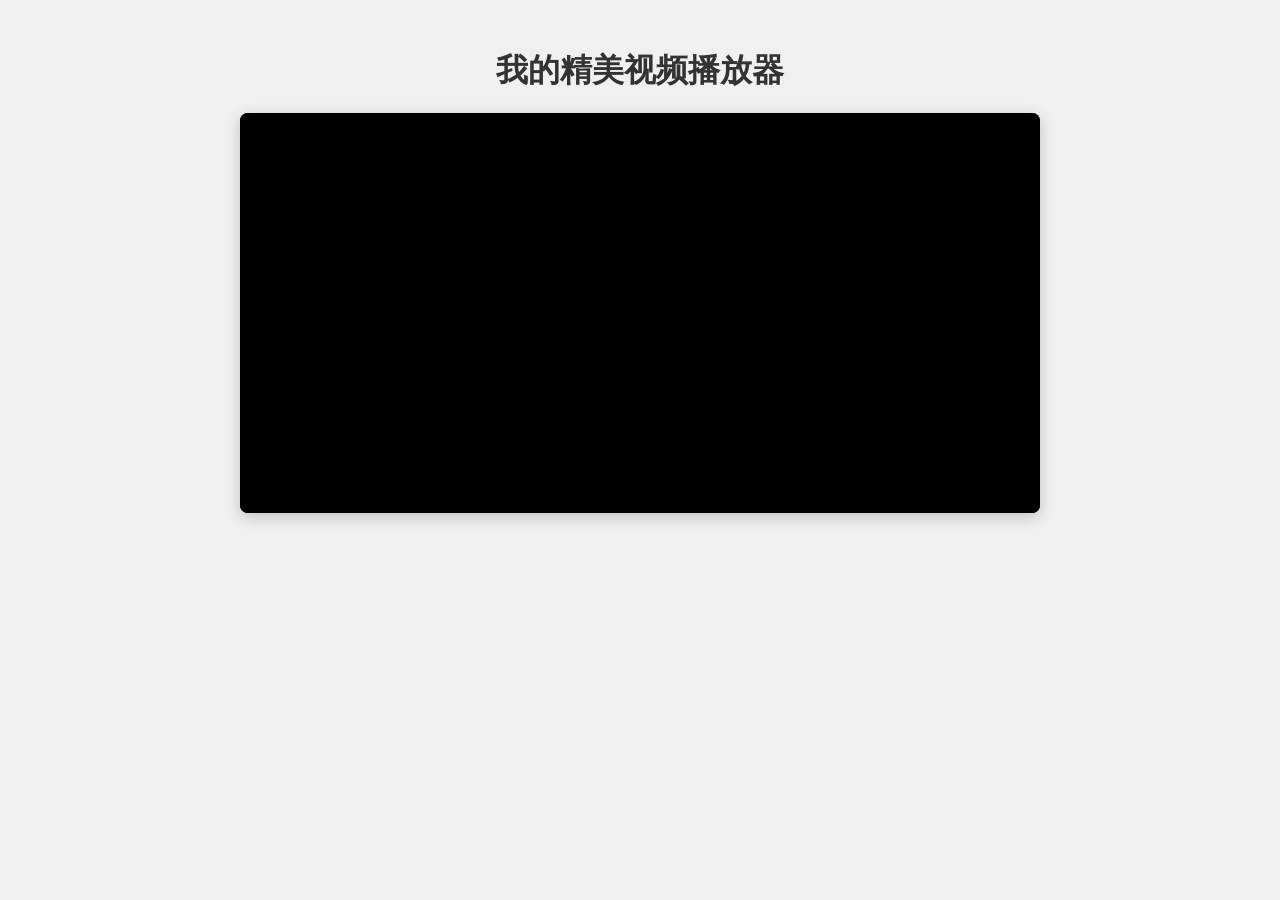
<file: sourceFile/root/index.html>
<!DOCTYPE html>
<html lang="zh-CN">
<head>
    <meta charset="UTF-8">
    <meta name="viewport" content="width=device-width, initial-scale=1.0">
    <title>精美视频播放器</title>
    <link rel="stylesheet" href="style.css">
    <!-- 引入 Font Awesome 图标库 (请确保网络可用或本地引入) -->
    <link rel="stylesheet" href="https://cdnjs.cloudflare.com/ajax/libs/font-awesome/6.4.0/css/all.min.css" integrity="sha512-iecdLmaskl7CVkqkXNQ/ZH/XLlvWZOJyj7Yy7tcenmpD1ypASozpmT/E0iPtmFIB46ZmdtAc9eNBvH0H/ZpiBw==" crossorigin="anonymous" referrerpolicy="no-referrer" />
</head>
<body>

    <h1>我的精美视频播放器</h1>

    <div class="video-player-container" id="video-container">
        <!-- 视频元素 -->
        <video class="video-player" id="videoPlayer" preload="metadata">
            <!-- !!! 重要：替换为你自己的视频文件路径 !!! -->
            <source src="video.mp4" type="video/mp4">
            <!-- 可以添加其他格式的视频源作为备选 -->
            <!-- <source src="your_video.webm" type="video/webm"> -->
            您的浏览器不支持 HTML5 视频。
        </video>

        <!-- 控制条 -->
        <div class="controls-container" id="controls-container">
            <!-- 播放/暂停按钮 -->
            <button class="control-button" id="play-pause-btn" aria-label="播放/暂停">
                <i class="fas fa-play"></i>
            </button>

            <!-- 进度条 -->
            <input type="range" id="progress-bar" class="progress-bar" value="0" min="0" step="0.1">

            <!-- 时间显示 -->
            <span class="time-display" id="current-time">00:00</span>
            <span class="time-separator">/</span>
            <span class="time-display" id="duration">00:00</span>

            <!-- 音量控制 -->
            <div class="volume-control">
                <button class="control-button" id="volume-btn" aria-label="静音/取消静音">
                    <i class="fas fa-volume-up"></i>
                </button>
                <input type="range" id="volume-slider" class="volume-slider" min="0" max="1" step="0.01" value="1">
            </div>

            <!-- 全屏按钮 -->
            <button class="control-button" id="fullscreen-btn" aria-label="全屏/退出全屏">
                <i class="fas fa-expand"></i>
            </button>
        </div>
    </div>

    <script src="script.js"></script>
</body>
</html>
</file>
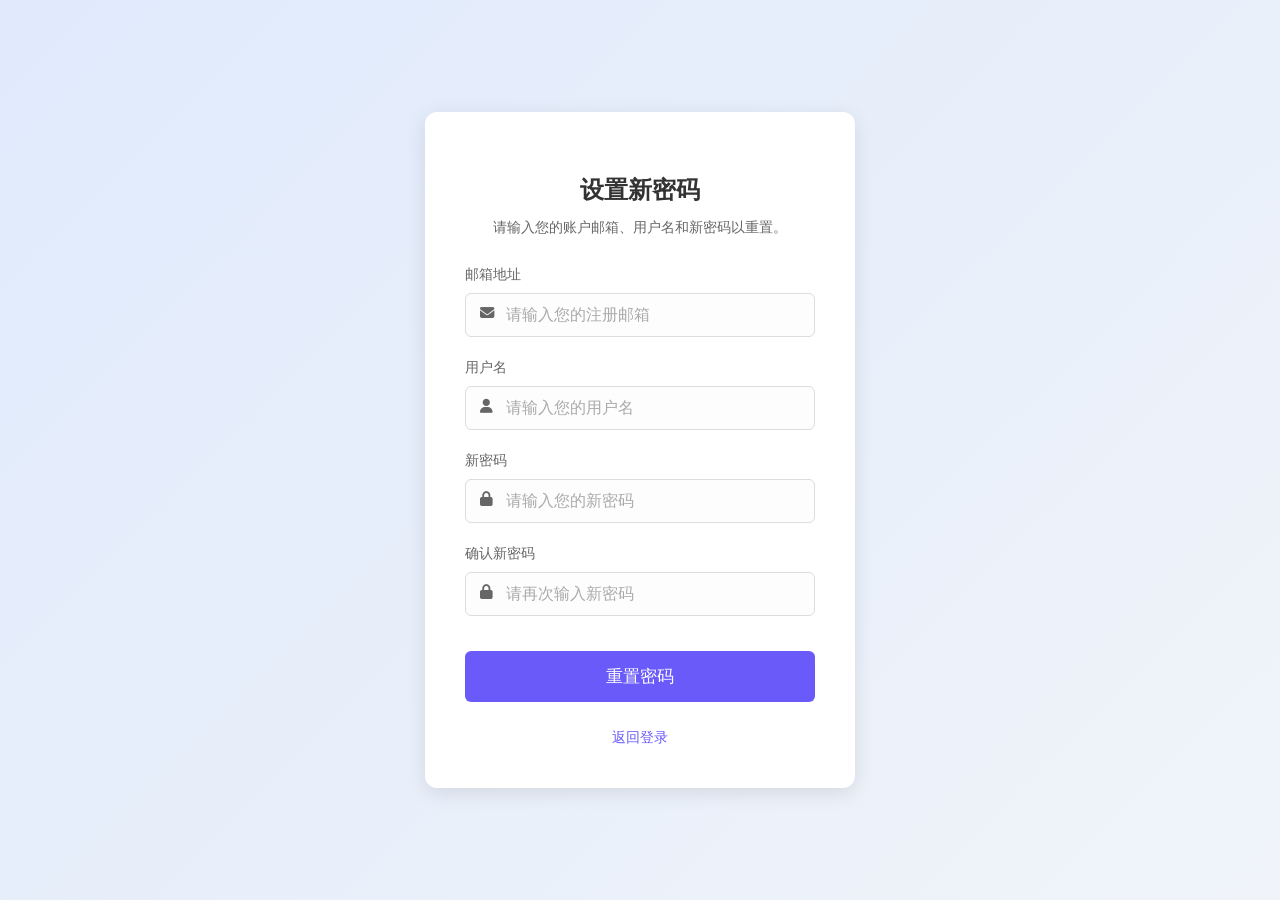
<file: sourceFile/forgot-password.html>
<!DOCTYPE html>
<html lang="zh-CN">
<head>
    <meta charset="UTF-8">
    <meta name="viewport" content="width=device-width, initial-scale=1.0">
    <title>重置密码</title> <!-- Changed title -->
    <!-- Google Font: Poppins (Keeping for potential compatibility) -->
    <link rel="preconnect" href="https://fonts.googleapis.com">
    <link rel="preconnect" href="https://fonts.gstatic.com" crossorigin>
    <link href="https://fonts.googleapis.com/css2?family=Poppins:wght@400;500;600&display=swap" rel="stylesheet">
    <!-- Font Awesome for Icons -->
    <link rel="stylesheet" href="https://cdnjs.cloudflare.com/ajax/libs/font-awesome/6.2.0/css/all.min.css" integrity="sha512-xh6O/CkQoPOWDdYTDqeRdPCVd1SpvCA9XXcUnZS2FmJNp1coAFzvtCN9BmamE+4aHK8yyUHUSCcJHgXloTyT2A==" crossorigin="anonymous" referrerpolicy="no-referrer" />
    <style>
        /* --- Paste the EXACT SAME CSS styles from your login page here --- */
        :root {
            --primary-color: #6a5af9; /* A nice purple/blue */
            --primary-hover: #5444d4;
            --background-gradient-start: #e0eafc;
            --background-gradient-end: #f0f4f9;
            --text-dark: #333;
            --text-light: #666;
            --border-color: #ddd;
            --input-bg: #fdfdfd;
            --white: #fff;
            --shadow-color: rgba(0, 0, 0, 0.1);
        }

        body {
            /* Consider adding a Chinese font-family first */
            font-family: 'Poppins', sans-serif, 'Microsoft YaHei', 'SimSun', sans-serif;
            /* Subtle gradient background */
            background: linear-gradient(135deg, var(--background-gradient-start), var(--background-gradient-end));
            display: flex;
            justify-content: center;
            align-items: center;
            min-height: 100vh;
            margin: 0;
            color: var(--text-dark);
        }

        .container {
            background-color: var(--white);
            padding: 40px; /* Increased padding */
            border-radius: 12px; /* Softer edges */
            box-shadow: 0 5px 20px var(--shadow-color); /* Softer shadow */
            width: 350px; /* Slightly wider */
            text-align: center;
            transition: transform 0.3s ease; /* Add subtle transition for potential interactions */
        }

        h2 {
            margin-bottom: 25px;
            color: var(--text-dark);
            font-weight: 600; /* Bolder title */
        }

        /* Added style for paragraph */
        .description {
            color: var(--text-light);
            font-size: 0.9em;
            margin-bottom: 25px;
            margin-top: -15px; /* Adjust spacing */
            line-height: 1.5;
        }

        .form-group {
            margin-bottom: 20px; /* Increased spacing */
            text-align: left;
            position: relative; /* Needed for icon positioning */
        }

        .form-group label {
            display: block;
            margin-bottom: 8px; /* Increased spacing */
            color: var(--text-light);
            font-weight: 500; /* Medium weight */
            font-size: 0.9em;
        }

        .form-group input {
            width: 100%;
            padding: 12px 15px 12px 40px; /* Add padding-left for icon */
            border: 1px solid var(--border-color);
            border-radius: 6px; /* Slightly softer radius */
            box-sizing: border-box;
            font-size: 1em;
            background-color: var(--input-bg);
            transition: border-color 0.3s ease, box-shadow 0.3s ease;
        }

        /* Style for input icons */
        .form-group i {
            position: absolute;
            left: 15px;
            top: 70%; /* Adjust vertically */
            transform: translateY(-60%); /* Fine-tune vertical centering */
            color: var(--text-light);
            font-size: 0.9em;
        }


        .form-group input:focus {
            outline: none; /* Remove default outline */
            border-color: var(--primary-color);
            box-shadow: 0 0 0 3px rgba(106, 90, 249, 0.2); /* Focus ring */
        }

        .form-group input::placeholder {
            color: #aaa; /* Lighter placeholder text */
        }

        .button {
            background-color: var(--primary-color);
            color: white;
            padding: 14px 20px; /* Slightly larger padding */
            border: none;
            border-radius: 6px;
            cursor: pointer;
            width: 100%;
            font-size: 1.05em; /* Slightly larger font */
            font-weight: 500;
            margin-top: 15px;
            transition: background-color 0.3s ease, transform 0.2s ease; /* Smooth transitions */
        }

        .button:hover {
            background-color: var(--primary-hover);
            transform: translateY(-2px); /* Subtle lift effect */
        }

        .button:active {
             transform: translateY(0px); /* Press down effect */
        }


        .options {
            margin-top: 25px;
            font-size: 0.9em;
            color: var(--text-light);
            display: flex; /* Use flexbox for better alignment */
            /* --- Changed from space-between to center for single link --- */
            justify-content: center;
            align-items: center;
            flex-wrap: wrap; /* Allow wrapping on small screens */
            gap: 10px; /* Add gap between elements */
        }

        .options a {
            color: var(--primary-color);
            text-decoration: none;
            font-weight: 500;
            transition: color 0.3s ease;
        }

        .options a:hover {
            color: var(--primary-hover);
            text-decoration: underline;
        }
    </style>
</head>
<body>

    <div class="container">
        <h2>设置新密码</h2> <!-- Changed heading -->
        <p class="description"> <!-- Changed descriptive text -->
            请输入您的账户邮箱、用户名和新密码以重置。
        </p>

        <!-- Reset Password Form -->
        <form action="/set-new-password-processing-url" method="post"> <!-- Changed action URL -->
            <!-- 替换 "/set-new-password-processing-url" 为你的实际后端处理地址 -->

            <div class="form-group">
                <label for="email">邮箱地址</label>
                <i class="fas fa-envelope"></i>
                <input type="email" id="email" name="email" required placeholder="请输入您的注册邮箱">
            </div>

            <div class="form-group"> <!-- Added Username Field -->
                <label for="username">用户名</label>
                <i class="fas fa-user"></i>
                <input type="text" id="username" name="username" required placeholder="请输入您的用户名">
            </div>

            <div class="form-group"> <!-- Added New Password Field -->
                <label for="new_password">新密码</label>
                <i class="fas fa-lock"></i>
                <input type="password" id="new_password" name="new_password" required placeholder="请输入您的新密码">
            </div>

            <div class="form-group"> <!-- Added Confirm New Password Field -->
                <label for="confirm_password">确认新密码</label>
                 <i class="fas fa-lock"></i>
                <input type="password" id="confirm_password" name="confirm_password" required placeholder="请再次输入新密码">
                <!-- Add JavaScript later to verify this matches new_password -->
            </div>

            <button type="submit" class="button">重置密码</button> <!-- Changed button text -->

        </form>

        <!-- Option to go back to Login -->
        <div class="options">
             <a href="login.html">返回登录</a>
             <!-- Replace "login.html" with your actual login page URL -->
        </div>

    </div>

    <!-- Optional: Basic JavaScript for password confirmation check -->
    <script>
        const form = document.querySelector('form');
        const newPassword = document.getElementById('new_password');
        const confirmPassword = document.getElementById('confirm_password');

        form.addEventListener('submit', function(event) {
            if (newPassword.value !== confirmPassword.value) {
                alert('两次输入的密码不一致，请检查！'); // Alert message in Chinese
                // Prevent form submission
                event.preventDefault();
                // Optional: Add visual feedback, like changing border color
                confirmPassword.style.borderColor = 'red';
                newPassword.style.borderColor = 'red'; // Maybe highlight both
                confirmPassword.focus(); // Focus the confirmation field
            } else {
                 // Optional: Reset border color if previously set to red
                 confirmPassword.style.borderColor = '';
                 newPassword.style.borderColor = '';
            }
        });

        // Optional: Reset border color on input change
        confirmPassword.addEventListener('input', () => {
             if (confirmPassword.style.borderColor === 'red') {
                 confirmPassword.style.borderColor = '';
                 newPassword.style.borderColor = ''; // Reset both if needed
             }
        });
         newPassword.addEventListener('input', () => {
             if (newPassword.style.borderColor === 'red') {
                 newPassword.style.borderColor = '';
                 confirmPassword.style.borderColor = ''; // Reset both if needed
             }
        });
    </script>

</body>
</html>
</file>
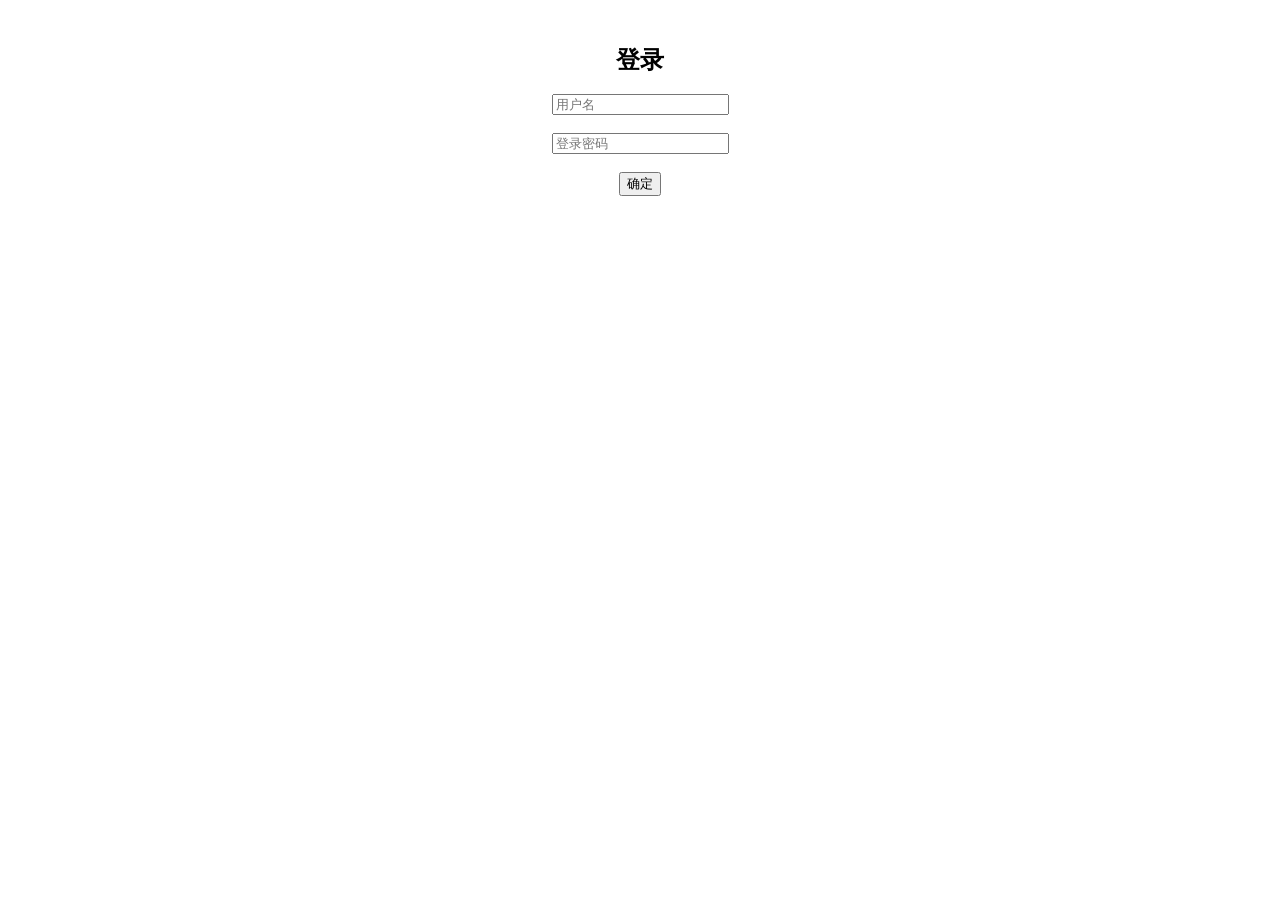
<file: sourceFile/log.html>
<!DOCTYPE html>
<html>
    <head>
        <meta charset="UTF-8">
        <title>Sign in</title>
    </head>
    <body>
<br/>
<br/>
    <div align="center"><font size="5"> <strong>登录</strong></font></div>
    <br/>
        <div class="login">
                <form action="2CGISQL.cgi" method="post">
                        <div align="center"><input type="text" name="user" placeholder="用户名" required="required"></div><br/>
                        <div align="center"><input type="password" name="password" placeholder="登录密码" required="required"></div><br/>
                        <div align="center"><button type="submit">确定</button></div>
                </form>
        </div>
    </body>
</html>
</file>
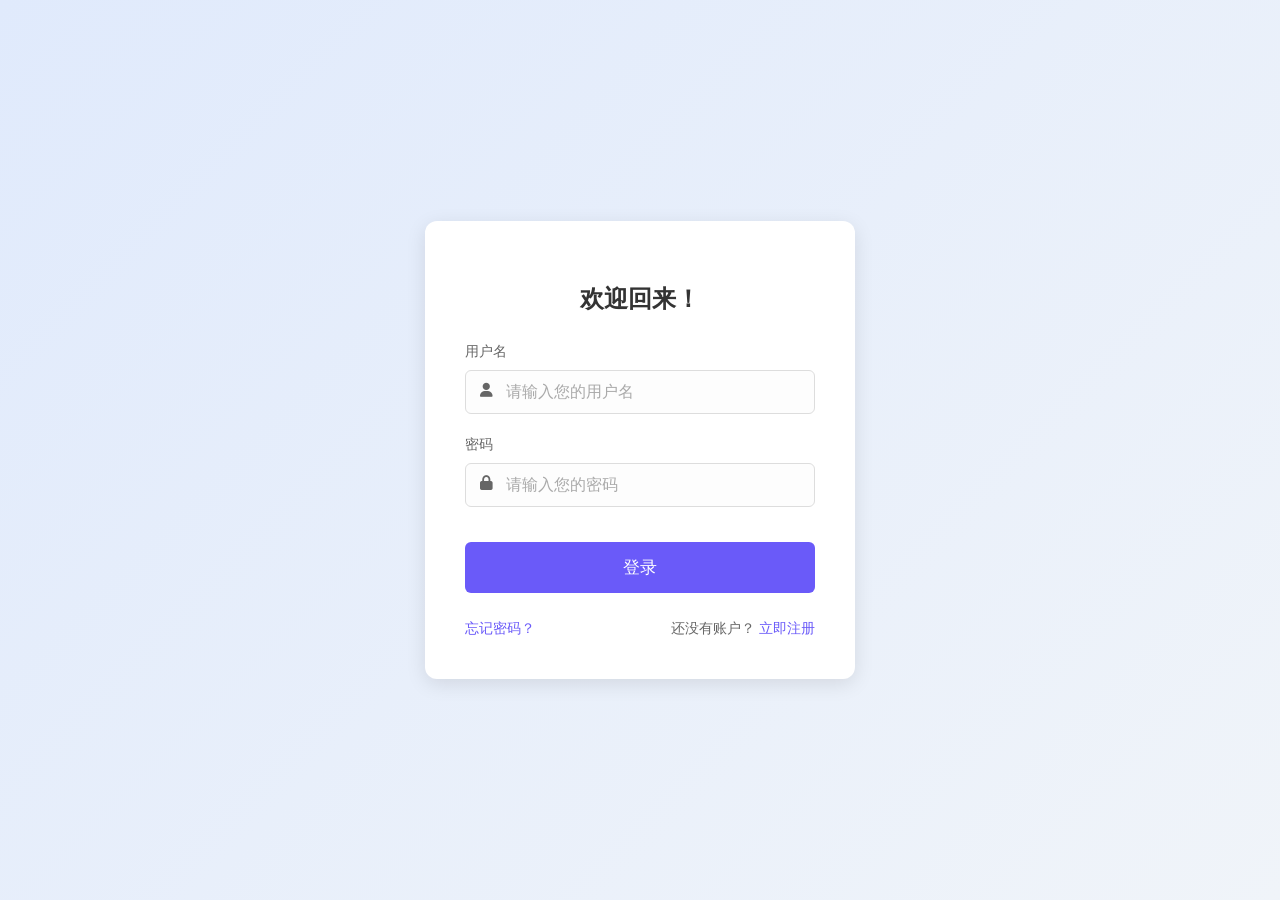
<file: sourceFile/login.html>
<!DOCTYPE html>
<html lang="zh-CN"> <!-- Changed language to Chinese -->
<head>
    <meta charset="UTF-8">
    <meta name="viewport" content="width=device-width, initial-scale=1.0">
    <title>登录</title> <!-- Changed title -->
    <!-- Google Font: Poppins (Keeping for potential compatibility, though less relevant for Chinese) -->
    <link rel="preconnect" href="https://fonts.googleapis.com">
    <link rel="preconnect" href="https://fonts.gstatic.com" crossorigin>
    <link href="https://fonts.googleapis.com/css2?family=Poppins:wght@400;500;600&display=swap" rel="stylesheet">
    <!-- Font Awesome for Icons -->
    <link rel="stylesheet" href="https://cdnjs.cloudflare.com/ajax/libs/font-awesome/6.2.0/css/all.min.css" integrity="sha512-xh6O/CkQoPOWDdYTDqeRdPCVd1SpvCA9XXcUnZS2FmJNp1coAFzvtCN9BmamE+4aHK8yyUHUSCcJHgXloTyT2A==" crossorigin="anonymous" referrerpolicy="no-referrer" />
    <style>
        :root {
            --primary-color: #6a5af9; /* A nice purple/blue */
            --primary-hover: #5444d4;
            --background-gradient-start: #e0eafc;
            --background-gradient-end: #f0f4f9;
            --text-dark: #333;
            --text-light: #666;
            --border-color: #ddd;
            --input-bg: #fdfdfd;
            --white: #fff;
            --shadow-color: rgba(0, 0, 0, 0.1);
        }

        body {
            /* Consider adding a Chinese font-family first */
            font-family: 'Poppins', sans-serif, 'Microsoft YaHei', 'SimSun', sans-serif;
            /* Subtle gradient background */
            background: linear-gradient(135deg, var(--background-gradient-start), var(--background-gradient-end));
            display: flex;
            justify-content: center;
            align-items: center;
            min-height: 100vh;
            margin: 0;
            color: var(--text-dark);
        }

        .container {
            background-color: var(--white);
            padding: 40px; /* Increased padding */
            border-radius: 12px; /* Softer edges */
            box-shadow: 0 5px 20px var(--shadow-color); /* Softer shadow */
            width: 350px; /* Slightly wider */
            text-align: center;
            transition: transform 0.3s ease; /* Add subtle transition for potential interactions */
        }

        h2 {
            margin-bottom: 25px;
            color: var(--text-dark);
            font-weight: 600; /* Bolder title */
        }

        .form-group {
            margin-bottom: 20px; /* Increased spacing */
            text-align: left;
            position: relative; /* Needed for icon positioning */
        }

        .form-group label {
            display: block;
            margin-bottom: 8px; /* Increased spacing */
            color: var(--text-light);
            font-weight: 500; /* Medium weight */
            font-size: 0.9em;
        }

        .form-group input {
            width: 100%;
            padding: 12px 15px 12px 40px; /* Add padding-left for icon */
            border: 1px solid var(--border-color);
            border-radius: 6px; /* Slightly softer radius */
            box-sizing: border-box;
            font-size: 1em;
            background-color: var(--input-bg);
            transition: border-color 0.3s ease, box-shadow 0.3s ease;
        }

        /* Style for input icons */
        .form-group i {
            position: absolute;
            left: 15px;
            top: 70%; /* Adjust vertically */
            transform: translateY(-60%); /* Fine-tune vertical centering */
            color: var(--text-light);
            font-size: 0.9em;
        }


        .form-group input:focus {
            outline: none; /* Remove default outline */
            border-color: var(--primary-color);
            box-shadow: 0 0 0 3px rgba(106, 90, 249, 0.2); /* Focus ring */
        }

        .form-group input::placeholder {
            color: #aaa; /* Lighter placeholder text */
        }

        .button {
            background-color: var(--primary-color);
            color: white;
            padding: 14px 20px; /* Slightly larger padding */
            border: none;
            border-radius: 6px;
            cursor: pointer;
            width: 100%;
            font-size: 1.05em; /* Slightly larger font */
            font-weight: 500;
            margin-top: 15px;
            transition: background-color 0.3s ease, transform 0.2s ease; /* Smooth transitions */
        }

        .button:hover {
            background-color: var(--primary-hover);
            transform: translateY(-2px); /* Subtle lift effect */
        }

        .button:active {
             transform: translateY(0px); /* Press down effect */
        }


        .options {
            margin-top: 25px;
            font-size: 0.9em;
            color: var(--text-light);
            display: flex; /* Use flexbox for better alignment */
            justify-content: space-between; /* Space out the links */
            align-items: center;
            flex-wrap: wrap; /* Allow wrapping on small screens */
            gap: 10px; /* Add gap between elements */
        }

        .options a {
            color: var(--primary-color);
            text-decoration: none;
            /* margin: 0 5px; Remove margin as flex gap handles spacing */
            font-weight: 500;
            transition: color 0.3s ease;
        }

        .options a:hover {
            color: var(--primary-hover);
            text-decoration: underline;
        }

        /* Style for the registration part */
        .register-prompt {
            /* No specific styles needed if using flex gap */
        }

    </style>
</head>
<body>

    <div class="container">
        <h2>欢迎回来！</h2> <!-- Changed title -->

        <!-- Login Form -->
        <form action="/login-processing-url" method="post">
            <!-- 替换 "/login-processing-url" 为你的实际后端处理地址 -->

            <div class="form-group">
                <label for="username">用户名</label> <!-- Changed label -->
                <i class="fas fa-user"></i> <!-- User Icon -->
                <input type="text" id="username" name="username" required placeholder="请输入您的用户名"> <!-- Changed placeholder -->
            </div>

            <div class="form-group">
                <label for="password">密码</label> <!-- Changed label -->
                 <i class="fas fa-lock"></i> <!-- Lock Icon -->
                <input type="password" id="password" name="password" required placeholder="请输入您的密码"> <!-- Changed placeholder -->
            </div>

            <button type="submit" class="button">登录</button> <!-- Changed button text -->

        </form>

        <!-- Options for Login / Register -->
        <div class="options">
             <!-- Added Forgot Password link -->
             <a href="forgot-password.html">忘记密码？</a>
             <!-- Replace "forgot-password.html" with your actual forgot password page URL -->

             <div class="register-prompt"> <!-- Grouped registration text/link -->
                <span>还没有账户？</span> <a href="register.html">立即注册</a>
                <!-- Replace "register.html" with your actual registration page URL -->
            </div>
        </div>

    </div>

</body>
</html>
</file>
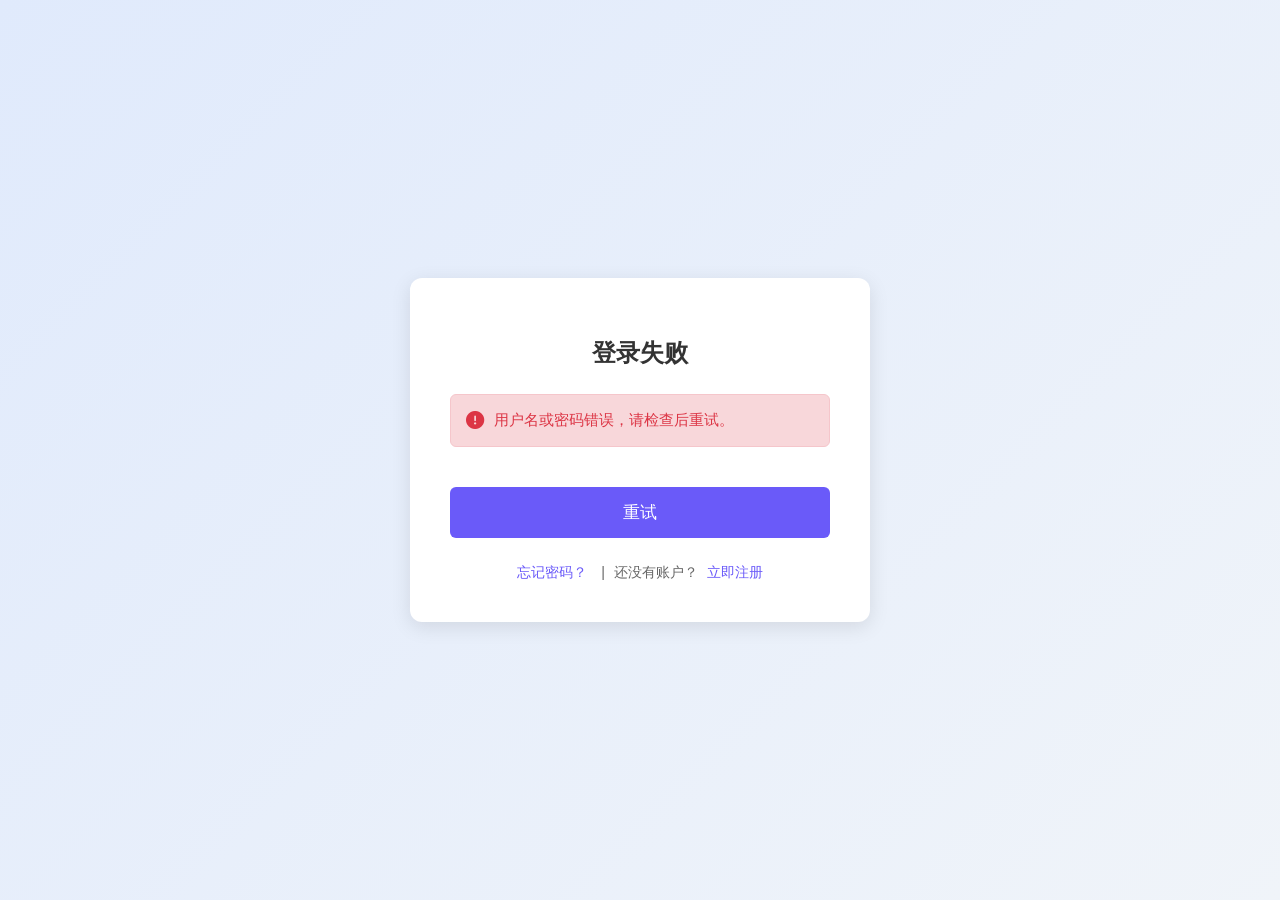
<file: sourceFile/loginError.html>
<!DOCTYPE html>
<html lang="zh-CN"> <!-- 添加语言属性 -->
<head>
    <meta charset="UTF-8">
    <meta name="viewport" content="width=device-width, initial-scale=1.0">
    <title>登录失败</title> <!-- 已更改标题 -->
    <!-- Google Font: Poppins (可以保留，或者换成中文字体链接，如果需要) -->
    <link rel="preconnect" href="https://fonts.googleapis.com">
    <link rel="preconnect" href="https://fonts.gstatic.com" crossorigin>
    <link href="https://fonts.googleapis.com/css2?family=Poppins:wght@400;500;600&display=swap" rel="stylesheet">
    <!-- Font Awesome for Icons (保持不变) -->
    <link rel="stylesheet" href="https://cdnjs.cloudflare.com/ajax/libs/font-awesome/6.2.0/css/all.min.css" integrity="sha512-xh6O/CkQoPOWDdYTDqeRdPCVd1SpvCA9XXcUnZS2FmJNp1coAFzvtCN9BmamE+4aHK8yyUHUSCcJHgXloTyT2A==" crossorigin="anonymous" referrerpolicy="no-referrer" />
    <style>
        /* --- CSS 样式与登录页面相同 --- */
        :root {
            --primary-color: #6a5af9; /* 一个漂亮的紫色/蓝色 */
            --primary-hover: #5444d4;
            --background-gradient-start: #e0eafc;
            --background-gradient-end: #f0f4f9;
            --text-dark: #333;
            --text-light: #666;
            --border-color: #ddd;
            --input-bg: #fdfdfd;
            --white: #fff;
            --shadow-color: rgba(0, 0, 0, 0.1);
            --error-color: #dc3545; /* 添加了错误颜色 */
        }

        body {
            /* 优先使用系统默认的中文字体，Poppins 作为后备 */
            font-family: -apple-system, BlinkMacSystemFont, "Segoe UI", Roboto, "Helvetica Neue", Arial, "Noto Sans", sans-serif, "Apple Color Emoji", "Segoe UI Emoji", "Segoe UI Symbol", "Noto Color Emoji", 'Poppins';
            background: linear-gradient(135deg, var(--background-gradient-start), var(--background-gradient-end));
            display: flex;
            justify-content: center;
            align-items: center;
            min-height: 100vh;
            margin: 0;
            color: var(--text-dark);
        }

        .container {
            background-color: var(--white);
            padding: 40px;
            border-radius: 12px;
            box-shadow: 0 5px 20px var(--shadow-color);
            width: 380px; /* 宽度可能需要微调以适应中文 */
            text-align: center;
            transition: transform 0.3s ease;
        }

        h2 {
            margin-bottom: 25px;
            color: var(--text-dark);
            font-weight: 600;
        }

        /* 错误消息样式 */
        .error-message {
            color: var(--error-color);
            background-color: #f8d7da; /* 浅红色背景 */
            border: 1px solid #f5c6cb; /* 微红边框 */
            border-radius: 6px;
            padding: 15px;
            margin-bottom: 25px;
            font-size: 0.95em;
            text-align: left; /* 文本在框内左对齐 */
            display: flex; /* 使用 flex 进行图标对齐 */
            align-items: center; /* 垂直居中图标 */
        }

        .error-message i {
            margin-right: 10px; /* 图标和文本之间的间距 */
            font-size: 1.2em; /* 图标稍大 */
            color: var(--error-color); /* 匹配图标颜色 */
        }

        /* --- 复用按钮样式 --- */
        .button {
            background-color: var(--primary-color);
            color: white;
            padding: 14px 20px;
            border: none;
            border-radius: 6px;
            cursor: pointer;
            width: 100%;
            font-size: 1.05em;
            font-weight: 500;
            margin-top: 15px;
            transition: background-color 0.3s ease, transform 0.2s ease;
            text-decoration: none; /* 用于样式化为按钮的链接 */
            display: inline-block; /* 用于样式化为按钮的链接 */
            box-sizing: border-box; /* 确保内边距不破坏宽度 */
        }

        .button:hover {
            background-color: var(--primary-hover);
            transform: translateY(-2px);
        }

         .button:active {
             transform: translateY(0px);
        }

        /* --- 复用选项样式 --- */
        .options {
            margin-top: 25px;
            font-size: 0.9em;
            color: var(--text-light);
        }

        .options a {
            color: var(--primary-color);
            text-decoration: none;
            margin: 0 5px;
            font-weight: 500;
            transition: color 0.3s ease;
        }

        .options a:hover {
            color: var(--primary-hover);
            text-decoration: underline;
        }
        /* --- CSS 结束 --- */
    </style>
</head>
<body>

    <div class="container">
        <h2>登录失败</h2> <!-- 已更改标题 -->

        <!-- 错误信息显示 -->
        <div class="error-message">
             <i class="fas fa-exclamation-circle"></i> <!-- 错误图标 -->
            <span>
                <!-- 通用错误消息 - 如果可能，替换为后端返回的具体错误 -->
                用户名或密码错误，请检查后重试。
            </span>
        </div>

        <!-- 操作按钮 -->
        <!-- 链接回登录页面 -->
        <a href="login.html" class="button">重试</a>
        <!-- 确保 'login.html' 是您登录文件的正确名称 -->


        <!-- 忘记密码/注册选项 -->
        <div class="options">
             <a href="forgot-password.html">忘记密码？</a> <!-- 添加了忘记密码链接 -->
             <span style="margin: 0 5px;">|</span> <!-- 分隔符 -->
             <span>还没有账户？</span> <a href="register.html">立即注册</a>
             <!-- 确保 'forgot-password.html' 和 'register.html' 指向正确的文件 -->
        </div>

    </div>

</body>
</html>
</file>
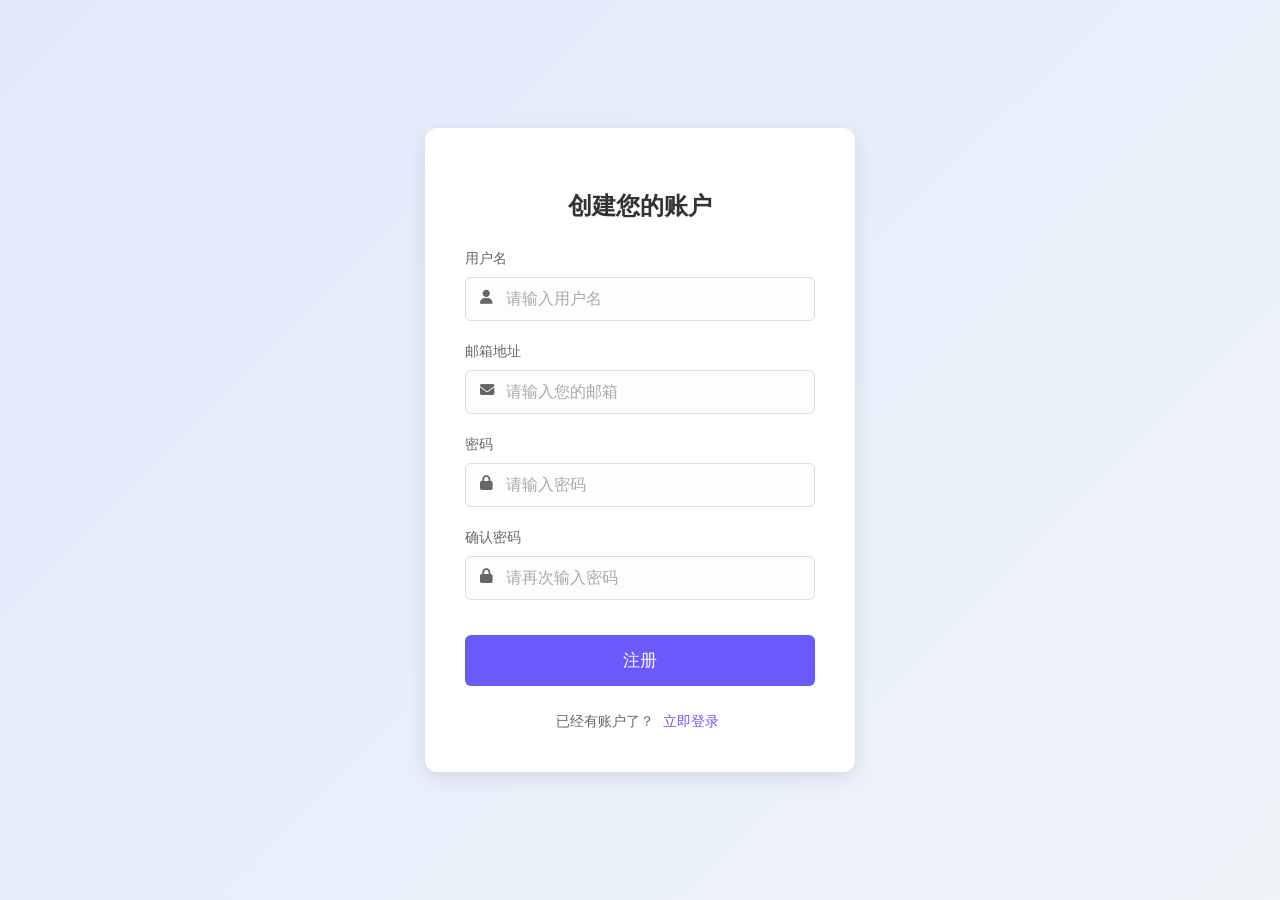
<file: sourceFile/register.html>
<!DOCTYPE html>
<html lang="zh-CN"> <!-- Changed language to Chinese -->
<head>
    <meta charset="UTF-8">
    <meta name="viewport" content="width=device-width, initial-scale=1.0">
    <title>注册</title> <!-- Changed Title -->
    <!-- Google Font: Poppins (Keeping for potential compatibility) -->
    <link rel="preconnect" href="https://fonts.googleapis.com">
    <link rel="preconnect" href="https://fonts.gstatic.com" crossorigin>
    <link href="https://fonts.googleapis.com/css2?family=Poppins:wght@400;500;600&display=swap" rel="stylesheet">
    <!-- Font Awesome for Icons -->
    <link rel="stylesheet" href="https://cdnjs.cloudflare.com/ajax/libs/font-awesome/6.2.0/css/all.min.css" integrity="sha512-xh6O/CkQoPOWDdYTDqeRdPCVd1SpvCA9XXcUnZS2FmJNp1coAFzvtCN9BmamE+4aHK8yyUHUSCcJHgXloTyT2A==" crossorigin="anonymous" referrerpolicy="no-referrer" />
    <style>
        /* --- Same CSS Styles as the Login Page --- */
        :root {
            --primary-color: #6a5af9;
            --primary-hover: #5444d4;
            --background-gradient-start: #e0eafc;
            --background-gradient-end: #f0f4f9;
            --text-dark: #333;
            --text-light: #666;
            --border-color: #ddd;
            --input-bg: #fdfdfd;
            --white: #fff;
            --shadow-color: rgba(0, 0, 0, 0.1);
        }

        body {
            /* Added common Chinese fonts first */
            font-family: 'Microsoft YaHei', 'SimSun', 'Poppins', sans-serif;
            background: linear-gradient(135deg, var(--background-gradient-start), var(--background-gradient-end));
            display: flex;
            justify-content: center;
            align-items: center;
            min-height: 100vh;
            margin: 0;
            color: var(--text-dark);
        }

        .container {
            background-color: var(--white);
            padding: 40px;
            border-radius: 12px;
            box-shadow: 0 5px 20px var(--shadow-color);
            width: 350px;
            text-align: center;
            transition: transform 0.3s ease;
        }

        h2 {
            margin-bottom: 25px;
            color: var(--text-dark);
            font-weight: 600;
        }

        .form-group {
            margin-bottom: 20px;
            text-align: left;
            position: relative;
        }

        .form-group label {
            display: block;
            margin-bottom: 8px;
            color: var(--text-light);
            font-weight: 500;
            font-size: 0.9em;
        }

        .form-group input {
            width: 100%;
            padding: 12px 15px 12px 40px; /* Padding-left for icon */
            border: 1px solid var(--border-color);
            border-radius: 6px;
            box-sizing: border-box;
            font-size: 1em;
            background-color: var(--input-bg);
            transition: border-color 0.3s ease, box-shadow 0.3s ease;
        }

        .form-group i {
            position: absolute;
            left: 15px;
            top: 70%;
            transform: translateY(-60%);
            color: var(--text-light);
            font-size: 0.9em;
        }

        .form-group input:focus {
            outline: none;
            border-color: var(--primary-color);
            box-shadow: 0 0 0 3px rgba(106, 90, 249, 0.2);
        }

        .form-group input::placeholder {
            color: #aaa;
        }

        .button {
            background-color: var(--primary-color);
            color: white;
            padding: 14px 20px;
            border: none;
            border-radius: 6px;
            cursor: pointer;
            width: 100%;
            font-size: 1.05em;
            font-weight: 500;
            margin-top: 15px;
            transition: background-color 0.3s ease, transform 0.2s ease;
        }

        .button:hover {
            background-color: var(--primary-hover);
            transform: translateY(-2px);
        }

         .button:active {
             transform: translateY(0px);
        }

        .options {
            margin-top: 25px;
            font-size: 0.9em;
            color: var(--text-light);
        }

        .options a {
            color: var(--primary-color);
            text-decoration: none;
            margin: 0 5px;
            font-weight: 500;
            transition: color 0.3s ease;
        }

        .options a:hover {
            color: var(--primary-hover);
            text-decoration: underline;
        }
        /* --- End of Shared CSS --- */
    </style>
</head>
<body>

    <div class="container">
        <h2>创建您的账户</h2> <!-- Changed Heading -->

        <!-- Registration Form -->
        <form action="/register-processing-url" method="post"> <!-- Action URL kept same -->
            <!-- Replace "/register-processing-url" with your actual backend endpoint -->

            <div class="form-group">
                <label for="username">用户名</label> <!-- Changed label -->
                <i class="fas fa-user"></i>
                <input type="text" id="username" name="username" required placeholder="请输入用户名"> <!-- Changed placeholder -->
            </div>

            <div class="form-group">
                <label for="email">邮箱地址</label> <!-- Changed label -->
                <i class="fas fa-envelope"></i>
                <input type="email" id="email" name="email" required placeholder="请输入您的邮箱"> <!-- Changed placeholder -->
            </div>

            <div class="form-group">
                <label for="password">密码</label> <!-- Changed label -->
                 <i class="fas fa-lock"></i>
                <input type="password" id="password" name="password" required placeholder="请输入密码"> <!-- Changed placeholder -->
            </div>

             <div class="form-group">
                <label for="confirm-password">确认密码</label> <!-- Changed label -->
                 <i class="fas fa-lock"></i>
                <input type="password" id="confirm-password" name="confirm_password" required placeholder="请再次输入密码"> <!-- Changed placeholder -->
                 <!-- Note: The 'name' attribute might need to match your backend requirements -->
            </div>


            <button type="submit" class="button">注册</button> <!-- Changed Button Text -->

        </form>

        <!-- Options for Login / Register -->
        <div class="options">
             <span>已经有账户了？</span> <a href="login.html">立即登录</a> <!-- Changed Text & Link Text -->
             <!-- Make sure 'login.html' is the correct name of your login file -->
        </div>

    </div>

     <!-- Optional: Basic JavaScript for password confirmation check (If needed, add script here) -->
     <!-- Example:
     <script>
        const form = document.querySelector('form');
        const password = document.getElementById('password');
        const confirmPassword = document.getElementById('confirm-password');

        form.addEventListener('submit', function(event) {
            if (password.value !== confirmPassword.value) {
                alert('两次输入的密码不一致，请检查！'); // Alert in Chinese
                event.preventDefault(); // Stop submission
                confirmPassword.style.borderColor = 'red';
                password.style.borderColor = 'red';
                confirmPassword.focus();
            } else {
                 confirmPassword.style.borderColor = '';
                 password.style.borderColor = '';
            }
        });
        // Add input event listeners to reset border color as in previous example if desired
    </script>
     -->

</body>
</html>
</file>
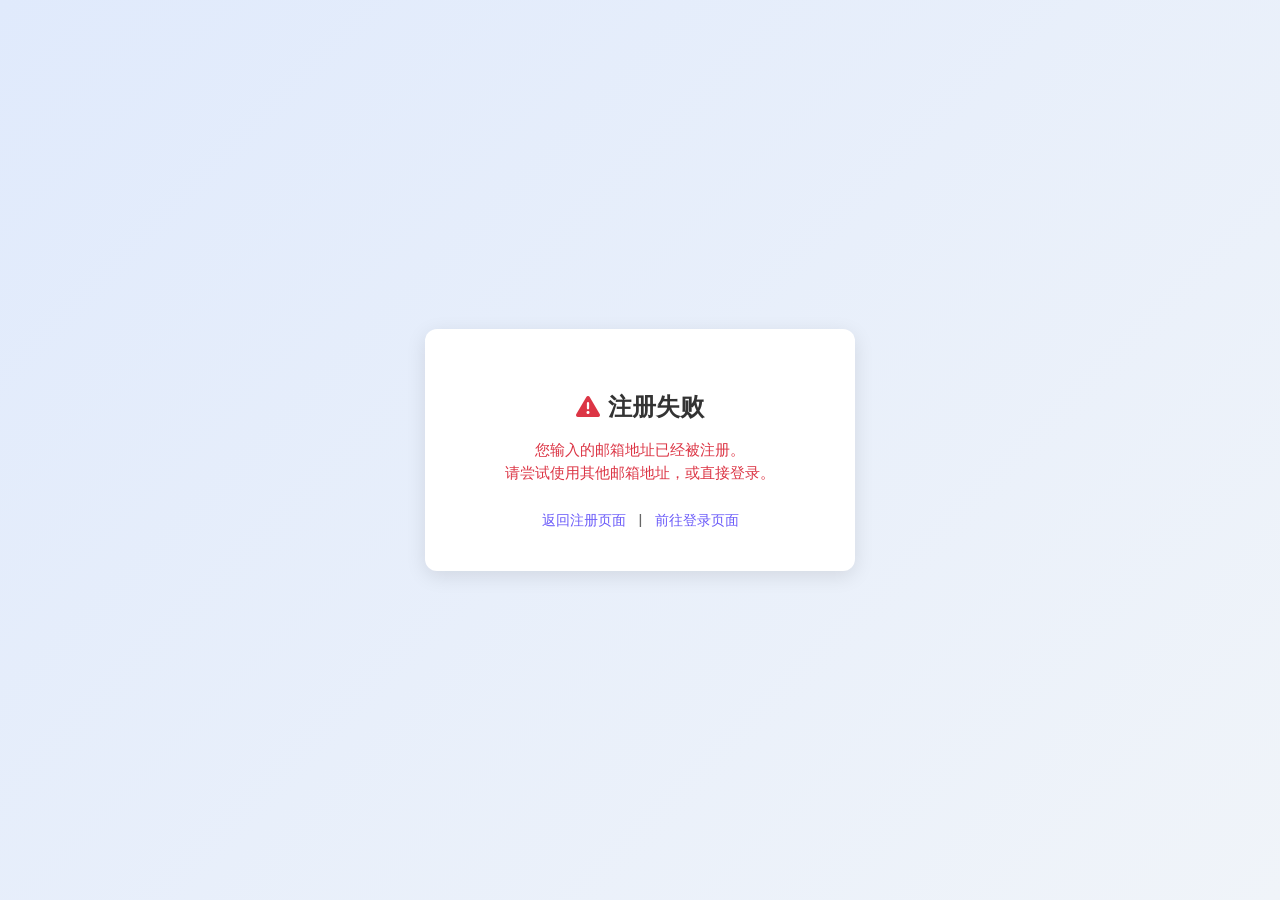
<file: sourceFile/register_error_email.html>
<!DOCTYPE html>
<html lang="zh-CN">
<head>
    <meta charset="UTF-8">
    <meta name="viewport" content="width=device-width, initial-scale=1.0">
    <title>注册错误 - 邮箱已存在</title> <!-- Changed Title -->
    <!-- Google Font: Poppins -->
    <link rel="preconnect" href="https://fonts.googleapis.com">
    <link rel="preconnect" href="https://fonts.gstatic.com" crossorigin>
    <link href="https://fonts.googleapis.com/css2?family=Poppins:wght@400;500;600&display=swap" rel="stylesheet">
    <!-- Font Awesome for Icons -->
    <link rel="stylesheet" href="https://cdnjs.cloudflare.com/ajax/libs/font-awesome/6.2.0/css/all.min.css" integrity="sha512-xh6O/CkQoPOWDdYTDqeRdPCVd1SpvCA9XXcUnZS2FmJNp1coAFzvtCN9BmamE+4aHK8yyUHUSCcJHgXloTyT2A==" crossorigin="anonymous" referrerpolicy="no-referrer" />
    <style>
        /* --- Same CSS Styles as the Login/Register Page --- */
        :root {
            --primary-color: #6a5af9;
            --primary-hover: #5444d4;
            --background-gradient-start: #e0eafc;
            --background-gradient-end: #f0f4f9;
            --text-dark: #333;
            --text-light: #666;
            --border-color: #ddd;
            --input-bg: #fdfdfd;
            --white: #fff;
            --shadow-color: rgba(0, 0, 0, 0.1);
            --error-color: #dc3545; /* Added error color */
        }

        body {
            font-family: 'Microsoft YaHei', 'SimSun', 'Poppins', sans-serif;
            background: linear-gradient(135deg, var(--background-gradient-start), var(--background-gradient-end));
            display: flex;
            justify-content: center;
            align-items: center;
            min-height: 100vh;
            margin: 0;
            color: var(--text-dark);
        }

        .container {
            background-color: var(--white);
            padding: 40px;
            border-radius: 12px;
            box-shadow: 0 5px 20px var(--shadow-color);
            width: 350px;
            text-align: center;
            transition: transform 0.3s ease;
        }

        h2 {
            margin-bottom: 15px; /* Adjusted margin */
            color: var(--text-dark);
            font-weight: 600;
        }

        /* Style for the error message paragraph */
        .error-description {
            color: var(--error-color);
            margin-bottom: 25px;
            font-size: 0.95em;
            line-height: 1.5;
        }

        .options {
            margin-top: 25px;
            font-size: 0.9em;
            color: var(--text-light);
        }

        .options a {
            color: var(--primary-color);
            text-decoration: none;
            margin: 0 8px; /* Slightly increased margin */
            font-weight: 500;
            transition: color 0.3s ease;
        }

        .options a:hover {
            color: var(--primary-hover);
            text-decoration: underline;
        }
        /* --- End of Shared CSS --- */
    </style>
</head>
<body>

    <div class="container">
        <h2><i class="fas fa-exclamation-triangle" style="color: var(--error-color); margin-right: 8px;"></i>注册失败</h2> <!-- Error Heading -->

        <!-- Error Message Specific to Email -->
        <p class="error-description">
            您输入的邮箱地址已经被注册。 <br>
            请尝试使用其他邮箱地址，或直接登录。
        </p>

        <!-- Options for Next Steps -->
        <div class="options">
             <a href="register.html">返回注册页面</a> <!-- Link back to registration -->
             <span> | </span>
             <a href="login.html">前往登录页面</a> <!-- Link to login -->
             <!-- Make sure 'register.html' and 'login.html' are the correct filenames -->
        </div>

    </div>

</body>
</html>
</file>
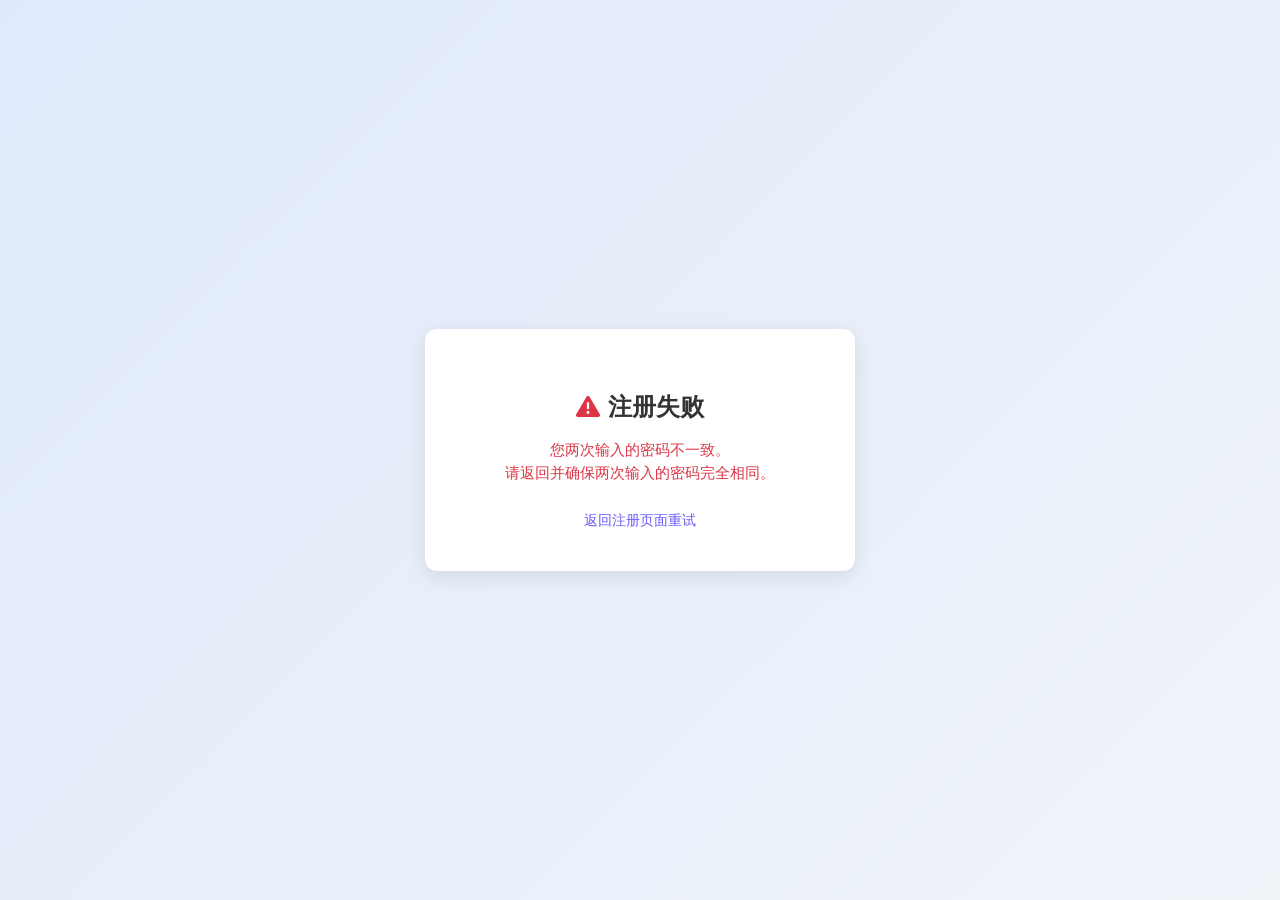
<file: sourceFile/register_error_password.html>
<!DOCTYPE html>
<html lang="zh-CN">
<head>
    <meta charset="UTF-8">
    <meta name="viewport" content="width=device-width, initial-scale=1.0">
    <title>注册错误 - 密码不匹配</title> <!-- Changed Title -->
    <!-- Google Font: Poppins -->
    <link rel="preconnect" href="https://fonts.googleapis.com">
    <link rel="preconnect" href="https://fonts.gstatic.com" crossorigin>
    <link href="https://fonts.googleapis.com/css2?family=Poppins:wght@400;500;600&display=swap" rel="stylesheet">
    <!-- Font Awesome for Icons -->
    <link rel="stylesheet" href="https://cdnjs.cloudflare.com/ajax/libs/font-awesome/6.2.0/css/all.min.css" integrity="sha512-xh6O/CkQoPOWDdYTDqeRdPCVd1SpvCA9XXcUnZS2FmJNp1coAFzvtCN9BmamE+4aHK8yyUHUSCcJHgXloTyT2A==" crossorigin="anonymous" referrerpolicy="no-referrer" />
    <style>
        /* --- Same CSS Styles as the Login/Register Page --- */
        :root {
            --primary-color: #6a5af9;
            --primary-hover: #5444d4;
            --background-gradient-start: #e0eafc;
            --background-gradient-end: #f0f4f9;
            --text-dark: #333;
            --text-light: #666;
            --border-color: #ddd;
            --input-bg: #fdfdfd;
            --white: #fff;
            --shadow-color: rgba(0, 0, 0, 0.1);
            --error-color: #dc3545; /* Added error color */
        }

        body {
            font-family: 'Microsoft YaHei', 'SimSun', 'Poppins', sans-serif;
            background: linear-gradient(135deg, var(--background-gradient-start), var(--background-gradient-end));
            display: flex;
            justify-content: center;
            align-items: center;
            min-height: 100vh;
            margin: 0;
            color: var(--text-dark);
        }

        .container {
            background-color: var(--white);
            padding: 40px;
            border-radius: 12px;
            box-shadow: 0 5px 20px var(--shadow-color);
            width: 350px;
            text-align: center;
            transition: transform 0.3s ease;
        }

        h2 {
            margin-bottom: 15px; /* Adjusted margin */
            color: var(--text-dark);
            font-weight: 600;
        }

        /* Style for the error message paragraph */
        .error-description {
            color: var(--error-color);
            margin-bottom: 25px;
            font-size: 0.95em;
            line-height: 1.5;
        }


        .options {
            margin-top: 25px;
            font-size: 0.9em;
            color: var(--text-light);
        }

        .options a {
            color: var(--primary-color);
            text-decoration: none;
            margin: 0 5px;
            font-weight: 500;
            transition: color 0.3s ease;
        }

        .options a:hover {
            color: var(--primary-hover);
            text-decoration: underline;
        }
        /* --- End of Shared CSS --- */
    </style>
</head>
<body>

    <div class="container">
         <h2><i class="fas fa-exclamation-triangle" style="color: var(--error-color); margin-right: 8px;"></i>注册失败</h2> <!-- Error Heading -->

        <!-- Error Message Specific to Password Mismatch -->
        <p class="error-description">
            您两次输入的密码不一致。<br>
            请返回并确保两次输入的密码完全相同。
        </p>

        <!-- Options for Next Steps -->
        <div class="options">
             <a href="register.html">返回注册页面重试</a> <!-- Link back to registration -->
             <!-- Make sure 'register.html' is the correct filename -->
        </div>

    </div>

</body>
</html>
</file>
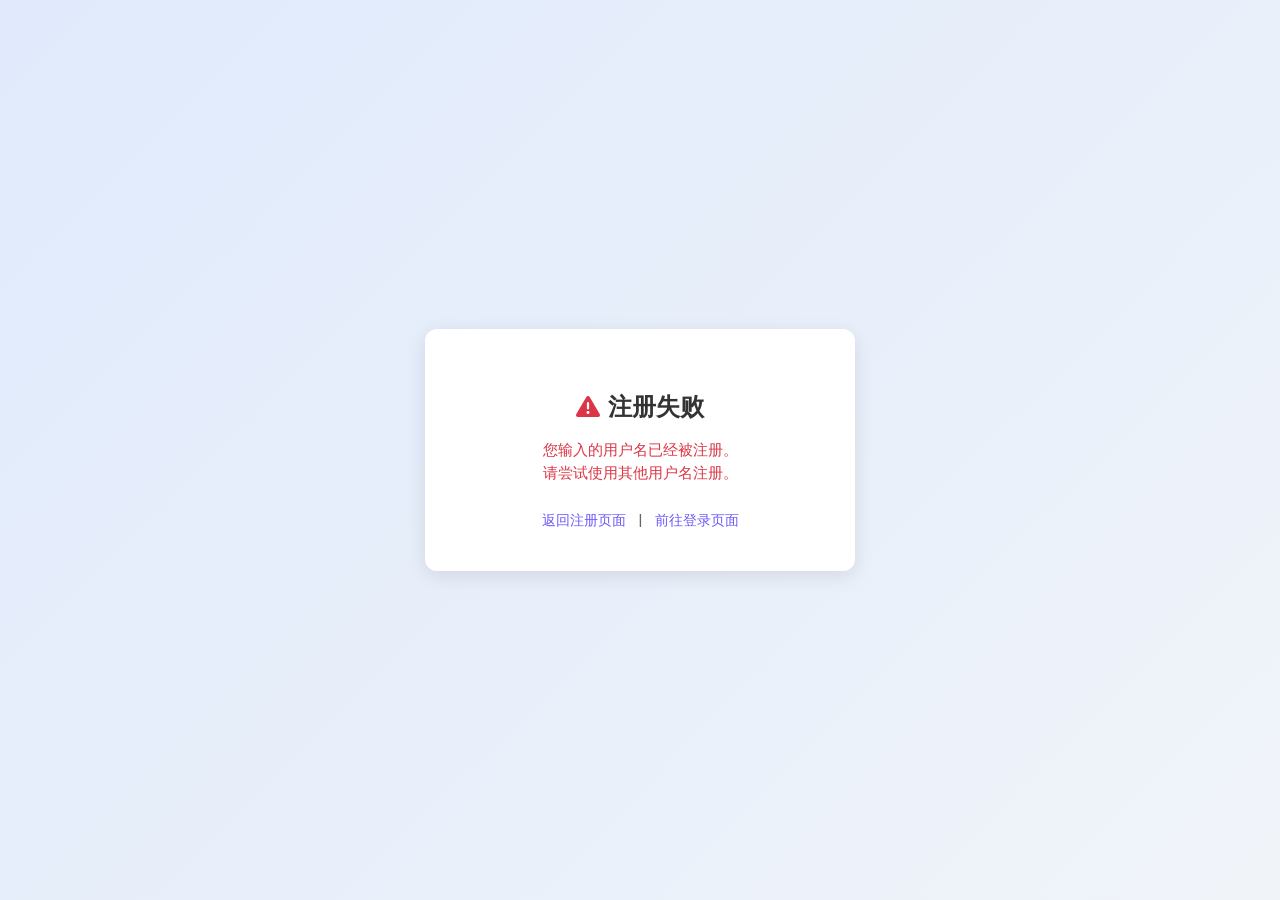
<file: sourceFile/register_error_username.html>
<!DOCTYPE html>
<html lang="zh-CN">
<head>
    <meta charset="UTF-8">
    <meta name="viewport" content="width=device-width, initial-scale=1.0">
    <title>注册错误 - 邮箱已存在</title> <!-- Changed Title -->
    <!-- Google Font: Poppins -->
    <link rel="preconnect" href="https://fonts.googleapis.com">
    <link rel="preconnect" href="https://fonts.gstatic.com" crossorigin>
    <link href="https://fonts.googleapis.com/css2?family=Poppins:wght@400;500;600&display=swap" rel="stylesheet">
    <!-- Font Awesome for Icons -->
    <link rel="stylesheet" href="https://cdnjs.cloudflare.com/ajax/libs/font-awesome/6.2.0/css/all.min.css" integrity="sha512-xh6O/CkQoPOWDdYTDqeRdPCVd1SpvCA9XXcUnZS2FmJNp1coAFzvtCN9BmamE+4aHK8yyUHUSCcJHgXloTyT2A==" crossorigin="anonymous" referrerpolicy="no-referrer" />
    <style>
        /* --- Same CSS Styles as the Login/Register Page --- */
        :root {
            --primary-color: #6a5af9;
            --primary-hover: #5444d4;
            --background-gradient-start: #e0eafc;
            --background-gradient-end: #f0f4f9;
            --text-dark: #333;
            --text-light: #666;
            --border-color: #ddd;
            --input-bg: #fdfdfd;
            --white: #fff;
            --shadow-color: rgba(0, 0, 0, 0.1);
            --error-color: #dc3545; /* Added error color */
        }

        body {
            font-family: 'Microsoft YaHei', 'SimSun', 'Poppins', sans-serif;
            background: linear-gradient(135deg, var(--background-gradient-start), var(--background-gradient-end));
            display: flex;
            justify-content: center;
            align-items: center;
            min-height: 100vh;
            margin: 0;
            color: var(--text-dark);
        }

        .container {
            background-color: var(--white);
            padding: 40px;
            border-radius: 12px;
            box-shadow: 0 5px 20px var(--shadow-color);
            width: 350px;
            text-align: center;
            transition: transform 0.3s ease;
        }

        h2 {
            margin-bottom: 15px; /* Adjusted margin */
            color: var(--text-dark);
            font-weight: 600;
        }

        /* Style for the error message paragraph */
        .error-description {
            color: var(--error-color);
            margin-bottom: 25px;
            font-size: 0.95em;
            line-height: 1.5;
        }

        .options {
            margin-top: 25px;
            font-size: 0.9em;
            color: var(--text-light);
        }

        .options a {
            color: var(--primary-color);
            text-decoration: none;
            margin: 0 8px; /* Slightly increased margin */
            font-weight: 500;
            transition: color 0.3s ease;
        }

        .options a:hover {
            color: var(--primary-hover);
            text-decoration: underline;
        }
        /* --- End of Shared CSS --- */
    </style>
</head>
<body>

    <div class="container">
        <h2><i class="fas fa-exclamation-triangle" style="color: var(--error-color); margin-right: 8px;"></i>注册失败</h2> <!-- Error Heading -->

        <!-- Error Message Specific to Email -->
        <p class="error-description">
            您输入的用户名已经被注册。 <br>
            请尝试使用其他用户名注册。
        </p>

        <!-- Options for Next Steps -->
        <div class="options">
             <a href="register.html">返回注册页面</a> <!-- Link back to registration -->
             <span> | </span>
             <a href="login.html">前往登录页面</a> <!-- Link to login -->
             <!-- Make sure 'register.html' and 'login.html' are the correct filenames -->
        </div>

    </div>

</body>
</html>
</file>
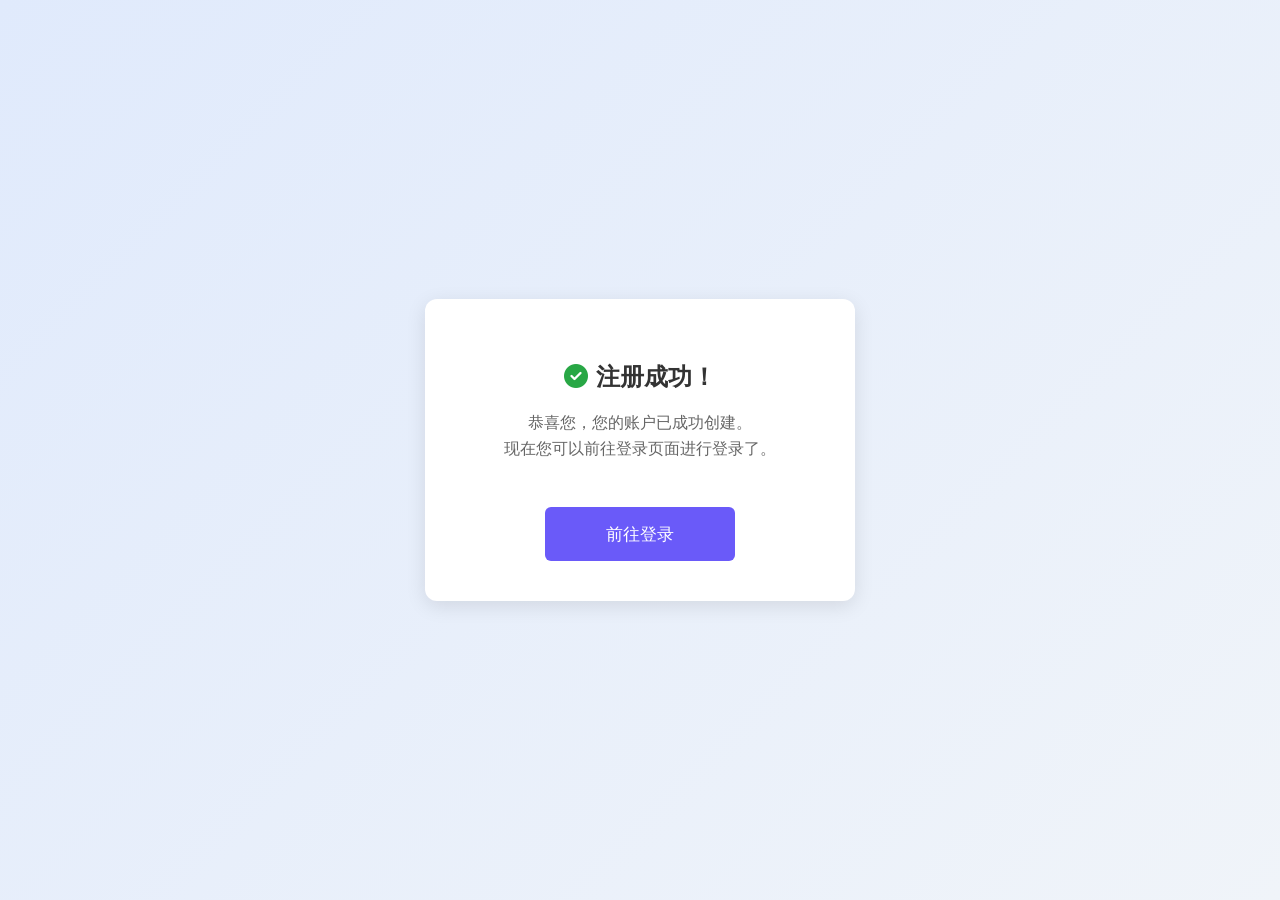
<file: sourceFile/register_success.html>
<!DOCTYPE html>
<html lang="zh-CN">
<head>
    <meta charset="UTF-8">
    <meta name="viewport" content="width=device-width, initial-scale=1.0">
    <title>注册成功</title> <!-- Changed Title -->
    <!-- Google Font: Poppins -->
    <link rel="preconnect" href="https://fonts.googleapis.com">
    <link rel="preconnect" href="https://fonts.gstatic.com" crossorigin>
    <link href="https://fonts.googleapis.com/css2?family=Poppins:wght@400;500;600&display=swap" rel="stylesheet">
    <!-- Font Awesome for Icons -->
    <link rel="stylesheet" href="https://cdnjs.cloudflare.com/ajax/libs/font-awesome/6.2.0/css/all.min.css" integrity="sha512-xh6O/CkQoPOWDdYTDqeRdPCVd1SpvCA9XXcUnZS2FmJNp1coAFzvtCN9BmamE+4aHK8yyUHUSCcJHgXloTyT2A==" crossorigin="anonymous" referrerpolicy="no-referrer" />
    <style>
        /* --- Same CSS Styles as the Login/Register Page --- */
        :root {
            --primary-color: #6a5af9;
            --primary-hover: #5444d4;
            --background-gradient-start: #e0eafc;
            --background-gradient-end: #f0f4f9;
            --text-dark: #333;
            --text-light: #666;
            --border-color: #ddd;
            --input-bg: #fdfdfd;
            --white: #fff;
            --shadow-color: rgba(0, 0, 0, 0.1);
            --success-color: #28a745; /* Added success color (green) */
        }

        body {
            font-family: 'Microsoft YaHei', 'SimSun', 'Poppins', sans-serif;
            background: linear-gradient(135deg, var(--background-gradient-start), var(--background-gradient-end));
            display: flex;
            justify-content: center;
            align-items: center;
            min-height: 100vh;
            margin: 0;
            color: var(--text-dark);
        }

        .container {
            background-color: var(--white);
            padding: 40px;
            border-radius: 12px;
            box-shadow: 0 5px 20px var(--shadow-color);
            width: 350px;
            text-align: center;
            transition: transform 0.3s ease;
        }

        h2 {
            margin-bottom: 15px; /* Adjusted margin */
            color: var(--text-dark);
            font-weight: 600;
        }

        /* Style for the success message paragraph */
        .success-description {
            color: var(--text-light); /* Using lighter text for description */
            margin-bottom: 30px; /* More space before button */
            font-size: 1em;
            line-height: 1.6;
        }

        /* Reusing button style for the link */
        .button-link {
            display: inline-block; /* Needed for padding and width on an <a> */
            background-color: var(--primary-color);
            color: white;
            padding: 14px 20px;
            border: none;
            border-radius: 6px;
            cursor: pointer;
            width: auto; /* Auto width or specific width */
            min-width: 150px; /* Ensure minimum size */
            font-size: 1.05em;
            font-weight: 500;
            margin-top: 15px;
            transition: background-color 0.3s ease, transform 0.2s ease;
            text-decoration: none; /* Remove underline from link */
        }

        .button-link:hover {
            background-color: var(--primary-hover);
            transform: translateY(-2px);
            color: white; /* Keep text color white on hover */
        }

         .button-link:active {
             transform: translateY(0px);
        }

        /* --- End of Shared CSS --- */
    </style>
</head>
<body>

    <div class="container">
        <h2><i class="fas fa-check-circle" style="color: var(--success-color); margin-right: 8px;"></i>注册成功！</h2> <!-- Success Heading -->

        <!-- Success Message -->
        <p class="success-description">
            恭喜您，您的账户已成功创建。<br>
            现在您可以前往登录页面进行登录了。
        </p>

        <!-- Link/Button to Login Page -->
        <a href="login.html" class="button-link">前往登录</a>
        <!-- Make sure 'login.html' is the correct filename -->

    </div>

</body>
</html>
</file>
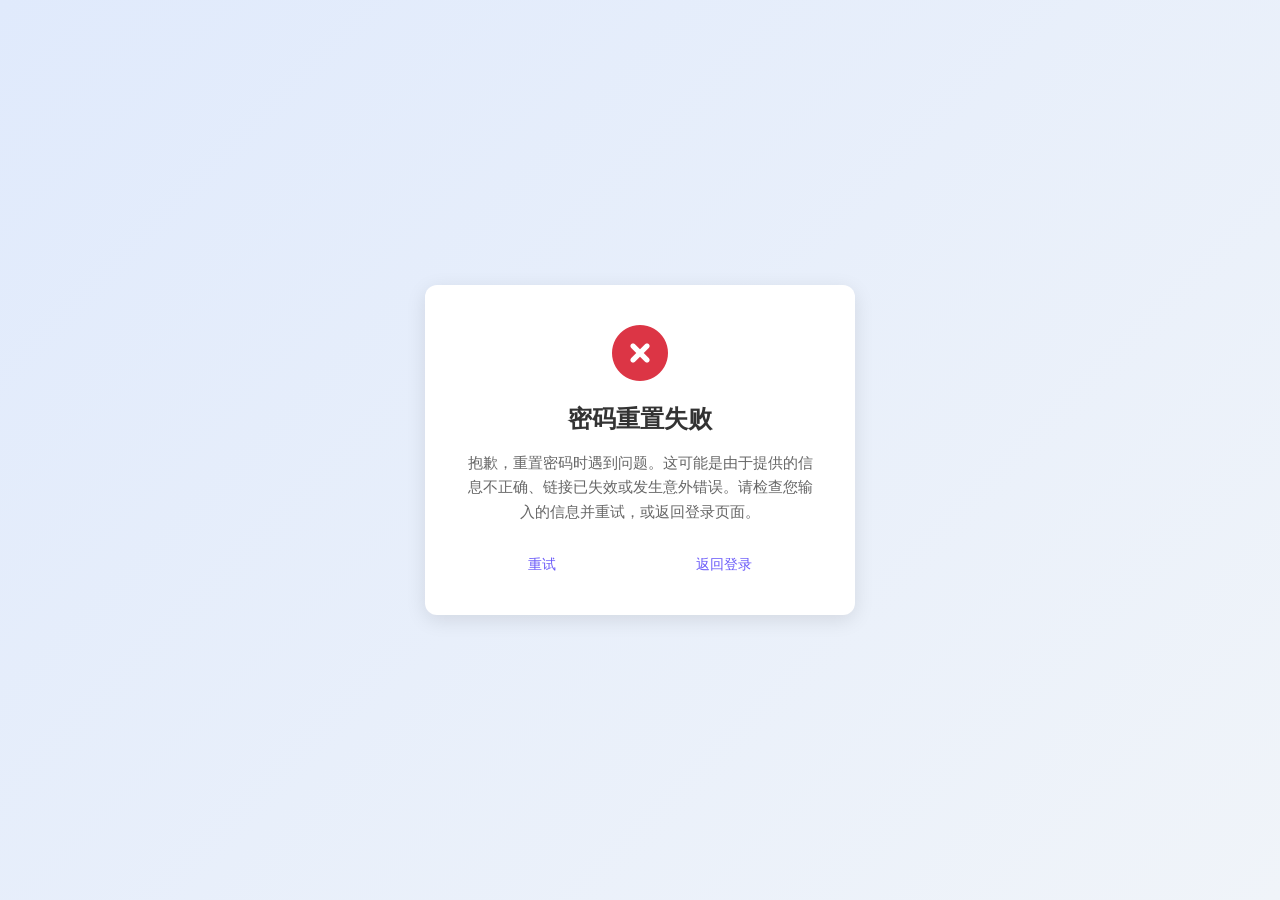
<file: sourceFile/update_password_error.html>
<!DOCTYPE html>
<html lang="zh-CN">
<head>
    <meta charset="UTF-8">
    <meta name="viewport" content="width=device-width, initial-scale=1.0">
    <title>密码重置失败</title> <!-- Changed title -->
    <!-- Google Font: Poppins -->
    <link rel="preconnect" href="https://fonts.googleapis.com">
    <link rel="preconnect" href="https://fonts.gstatic.com" crossorigin>
    <link href="https://fonts.googleapis.com/css2?family=Poppins:wght@400;500;600&display=swap" rel="stylesheet">
    <!-- Font Awesome for Icons -->
    <link rel="stylesheet" href="https://cdnjs.cloudflare.com/ajax/libs/font-awesome/6.2.0/css/all.min.css" integrity="sha512-xh6O/CkQoPOWDdYTDqeRdPCVd1SpvCA9XXcUnZS2FmJNp1coAFzvtCN9BmamE+4aHK8yyUHUSCcJHgXloTyT2A==" crossorigin="anonymous" referrerpolicy="no-referrer" />
    <style>
        /* --- Paste the EXACT SAME CSS styles from your "Set New Password" page here --- */
        :root {
            --primary-color: #6a5af9;
            --primary-hover: #5444d4;
            --background-gradient-start: #e0eafc;
            --background-gradient-end: #f0f4f9;
            --text-dark: #333;
            --text-light: #666;
            --border-color: #ddd;
            --input-bg: #fdfdfd;
            --white: #fff;
            --shadow-color: rgba(0, 0, 0, 0.1);
            /* Added Status Colors */
            --success-color: #28a745;
            --failure-color: #dc3545;
        }

        body {
            font-family: 'Poppins', sans-serif, 'Microsoft YaHei', 'SimSun', sans-serif;
            background: linear-gradient(135deg, var(--background-gradient-start), var(--background-gradient-end));
            display: flex;
            justify-content: center;
            align-items: center;
            min-height: 100vh;
            margin: 0;
            color: var(--text-dark);
        }

        .container {
            background-color: var(--white);
            padding: 40px;
            border-radius: 12px;
            box-shadow: 0 5px 20px var(--shadow-color);
            width: 350px;
            text-align: center;
            transition: transform 0.3s ease;
        }

        h2 {
            margin-top: 0; /* Adjust if icon is above */
            margin-bottom: 15px;
            color: var(--text-dark);
            font-weight: 600;
        }

        /* Style for paragraph messages on status pages */
        .status-message {
            color: var(--text-light);
            font-size: 0.95em;
            margin-bottom: 30px;
            line-height: 1.6;
        }

         /* Style for Status Icons */
         .status-icon {
            font-size: 3.5em;
            margin-bottom: 20px;
            display: block;
         }
         .success-icon {
            color: var(--success-color);
         }
         .failure-icon {
            color: var(--failure-color);
         }

        /* --- Styles for form-group, input, label, i are not needed here but kept for consistency if copy-pasting --- */
        .form-group { margin-bottom: 20px; text-align: left; position: relative; }
        .form-group label { display: block; margin-bottom: 8px; color: var(--text-light); font-weight: 500; font-size: 0.9em; }
        .form-group input { width: 100%; padding: 12px 15px 12px 40px; border: 1px solid var(--border-color); border-radius: 6px; box-sizing: border-box; font-size: 1em; background-color: var(--input-bg); transition: border-color 0.3s ease, box-shadow 0.3s ease; }
        .form-group i { position: absolute; left: 15px; top: 70%; transform: translateY(-60%); color: var(--text-light); font-size: 0.9em; }
        .form-group input:focus { outline: none; border-color: var(--primary-color); box-shadow: 0 0 0 3px rgba(106, 90, 249, 0.2); }
        .form-group input::placeholder { color: #aaa; }
        /* --- End of unused form styles --- */


        .button { /* Can be used for styled links if preferred */
           /* ... same as success page ... */
        }
        .button:hover { /* ... same as success page ... */ }
        .button:active { /* ... same as success page ... */ }


        .options {
            margin-top: 25px;
            font-size: 0.9em;
            color: var(--text-light);
            display: flex;
             /* Space out multiple links */
             justify-content: space-around;
            align-items: center;
            flex-wrap: wrap;
            gap: 15px; /* More gap if needed */
        }

        .options a {
            color: var(--primary-color);
            text-decoration: none;
            font-weight: 500;
            transition: color 0.3s ease;
        }

        .options a:hover {
            color: var(--primary-hover);
            text-decoration: underline;
        }
    </style>
</head>
<body>

    <div class="container">
        <!-- Failure Icon -->
        <i class="fas fa-times-circle status-icon failure-icon"></i> <!-- Using X circle -->
        <!-- Alt: <i class="fas fa-exclamation-triangle status-icon failure-icon"></i> -->

        <h2>密码重置失败</h2>

        <p class="status-message">
            抱歉，重置密码时遇到问题。这可能是由于提供的信息不正确、链接已失效或发生意外错误。请检查您输入的信息并重试，或返回登录页面。
        </p>

        <!-- Options to Retry or go back to Login -->
        <div class="options">
             <a href="forgot-password.html">重试</a> <!-- Link back to the form itself -->
             <!-- Make sure 'reset-password-form.html' is the correct filename/URL for your set new password form -->
             <a href="login.html">返回登录</a>
             <!-- Replace "login.html" with your actual login page URL -->
        </div>

    </div>

</body>
</html>
</file>
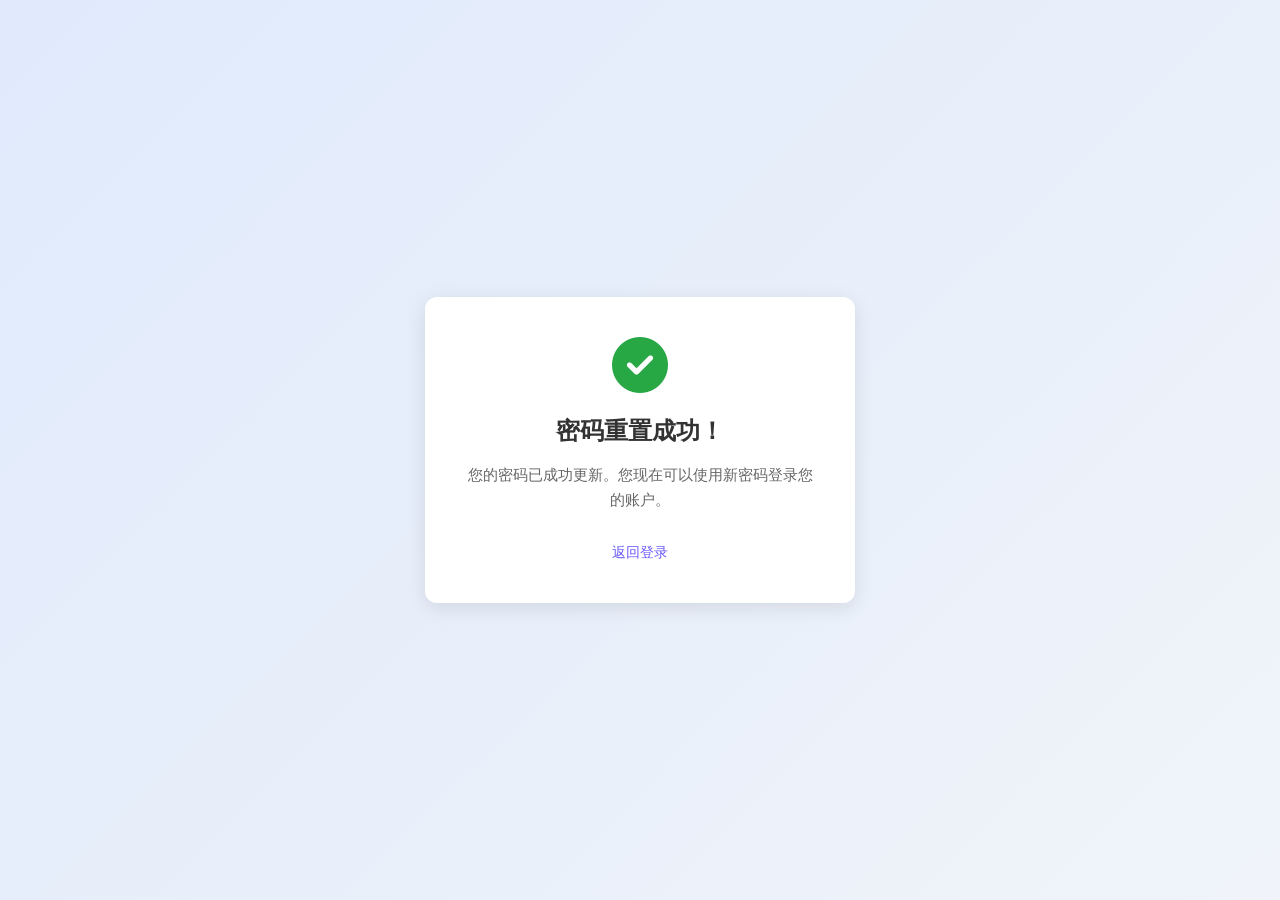
<file: sourceFile/update_password_success.html>
<!DOCTYPE html>
<html lang="zh-CN">
<head>
    <meta charset="UTF-8">
    <meta name="viewport" content="width=device-width, initial-scale=1.0">
    <title>密码重置成功</title> <!-- Changed title -->
    <!-- Google Font: Poppins -->
    <link rel="preconnect" href="https://fonts.googleapis.com">
    <link rel="preconnect" href="https://fonts.gstatic.com" crossorigin>
    <link href="https://fonts.googleapis.com/css2?family=Poppins:wght@400;500;600&display=swap" rel="stylesheet">
    <!-- Font Awesome for Icons -->
    <link rel="stylesheet" href="https://cdnjs.cloudflare.com/ajax/libs/font-awesome/6.2.0/css/all.min.css" integrity="sha512-xh6O/CkQoPOWDdYTDqeRdPCVd1SpvCA9XXcUnZS2FmJNp1coAFzvtCN9BmamE+4aHK8yyUHUSCcJHgXloTyT2A==" crossorigin="anonymous" referrerpolicy="no-referrer" />
    <style>
        /* --- Paste the EXACT SAME CSS styles from your "Set New Password" page here --- */
        :root {
            --primary-color: #6a5af9;
            --primary-hover: #5444d4;
            --background-gradient-start: #e0eafc;
            --background-gradient-end: #f0f4f9;
            --text-dark: #333;
            --text-light: #666;
            --border-color: #ddd;
            --input-bg: #fdfdfd;
            --white: #fff;
            --shadow-color: rgba(0, 0, 0, 0.1);
            /* Added Status Colors */
            --success-color: #28a745;
            --failure-color: #dc3545;
        }

        body {
            font-family: 'Poppins', sans-serif, 'Microsoft YaHei', 'SimSun', sans-serif;
            background: linear-gradient(135deg, var(--background-gradient-start), var(--background-gradient-end));
            display: flex;
            justify-content: center;
            align-items: center;
            min-height: 100vh;
            margin: 0;
            color: var(--text-dark);
        }

        .container {
            background-color: var(--white);
            padding: 40px;
            border-radius: 12px;
            box-shadow: 0 5px 20px var(--shadow-color);
            width: 350px;
            text-align: center;
            transition: transform 0.3s ease;
        }

        h2 {
            margin-top: 0; /* Adjust if icon is above */
            margin-bottom: 15px;
            color: var(--text-dark);
            font-weight: 600;
        }

        /* Style for paragraph messages on status pages */
        .status-message {
            color: var(--text-light);
            font-size: 0.95em; /* Slightly larger than description */
            margin-bottom: 30px; /* More space below message */
            line-height: 1.6;
        }

         /* Style for Status Icons */
         .status-icon {
            font-size: 3.5em;
            margin-bottom: 20px;
            display: block; /* Ensure it takes block space */
         }
         .success-icon {
            color: var(--success-color);
         }
         .failure-icon {
            color: var(--failure-color);
         }


        /* --- Styles for form-group, input, label, i are not needed here but kept for consistency if copy-pasting --- */
        .form-group { margin-bottom: 20px; text-align: left; position: relative; }
        .form-group label { display: block; margin-bottom: 8px; color: var(--text-light); font-weight: 500; font-size: 0.9em; }
        .form-group input { width: 100%; padding: 12px 15px 12px 40px; border: 1px solid var(--border-color); border-radius: 6px; box-sizing: border-box; font-size: 1em; background-color: var(--input-bg); transition: border-color 0.3s ease, box-shadow 0.3s ease; }
        .form-group i { position: absolute; left: 15px; top: 70%; transform: translateY(-60%); color: var(--text-light); font-size: 0.9em; }
        .form-group input:focus { outline: none; border-color: var(--primary-color); box-shadow: 0 0 0 3px rgba(106, 90, 249, 0.2); }
        .form-group input::placeholder { color: #aaa; }
        /* --- End of unused form styles --- */


        .button { /* Can be used for styled links if preferred */
            background-color: var(--primary-color);
            color: white;
            padding: 14px 20px;
            border: none;
            border-radius: 6px;
            cursor: pointer;
            width: 100%;
            font-size: 1.05em;
            font-weight: 500;
            margin-top: 15px;
            transition: background-color 0.3s ease, transform 0.2s ease;
            text-decoration: none;
            display: inline-block;
            box-sizing: border-box;
        }
        .button:hover { background-color: var(--primary-hover); transform: translateY(-2px); }
        .button:active { transform: translateY(0px); }


        .options {
            margin-top: 25px;
            font-size: 0.9em;
            color: var(--text-light);
            display: flex;
            justify-content: center; /* Center single link */
            align-items: center;
            flex-wrap: wrap;
            gap: 10px;
        }

        .options a {
            color: var(--primary-color);
            text-decoration: none;
            font-weight: 500;
            transition: color 0.3s ease;
        }

        .options a:hover {
            color: var(--primary-hover);
            text-decoration: underline;
        }
    </style>
</head>
<body>

    <div class="container">
        <!-- Success Icon -->
        <i class="fas fa-check-circle status-icon success-icon"></i>

        <h2>密码重置成功！</h2>

        <p class="status-message"> <!-- Specific class for status message -->
            您的密码已成功更新。您现在可以使用新密码登录您的账户。
        </p>

        <!-- Option to go back to Login -->
        <div class="options">
             <a href="login.html">返回登录</a>
             <!-- Replace "login.html" with your actual login page URL -->
        </div>

        <!-- Alternative: Use button style for the link -->
        <!--
        <a href="login.html" class="button">返回登录</a>
        -->

    </div>

</body>
</html>
</file>
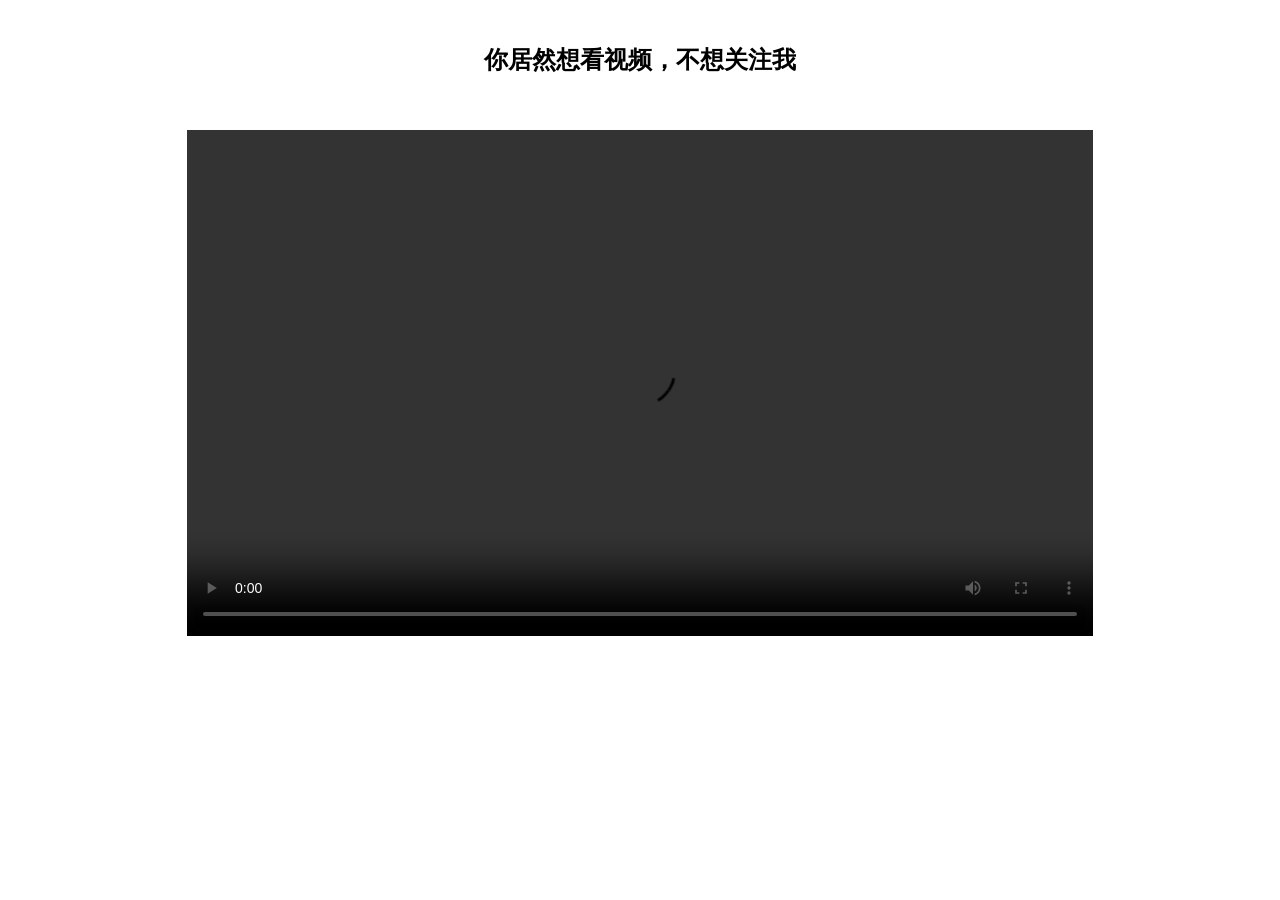
<file: sourceFile/root/video.html>
<!DOCTYPE html>
<html>
    <head>
        <meta charset="UTF-8">
        <title>awsl</title>
    </head>
    <body><br/>
<br/>
<div align="center"><font size="5"> <strong>你居然想看视频，不想关注我</strong></font></div>
<br/>

<br/>
<br/>
<div align="center"><video width="906" height="506" controls>
    <source src="video.mp4" type="video/mp4">
</video></div>
</html>
</file>
<file: sourceFile/root/style.css>
body {
    font-family: sans-serif;
    background-color: #f0f0f0;
    display: flex;
    flex-direction: column;
    align-items: center;
    padding-top: 20px;
}

h1 {
    color: #333;
    margin-bottom: 20px;
}

.video-player-container {
    position: relative; /* 重要：为控制条绝对定位提供基准 */
    width: 80%; /* 可根据需要调整宽度 */
    max-width: 800px; /* 设置最大宽度 */
    background-color: #000;
    border-radius: 8px;
    overflow: hidden; /* 隐藏超出部分，例如圆角外的控制条 */
    box-shadow: 0 4px 15px rgba(0, 0, 0, 0.2);
}

/* 全屏时的样式 */
.video-player-container:fullscreen {
    max-width: none;
    width: 100%;
    height: 100%;
    border-radius: 0;
}
.video-player-container:-webkit-full-screen { /* Safari/Chrome */
    max-width: none;
    width: 100%;
    height: 100%;
    border-radius: 0;
}
.video-player-container:-moz-full-screen { /* Firefox */
    max-width: none;
    width: 100%;
    height: 100%;
    border-radius: 0;
}


.video-player {
    display: block;
    width: 100%;
    /* !!! 尝试将 height 设置为 100% !!! */
    height: 100%;
    /* !!! 确保 object-fit 存在 !!! */
    object-fit: contain;
    background-color: #000; /* 确保有背景色填充黑边 */
    /* border-radius 在全屏时通常会被覆盖或不需要，可以暂时忽略 */
    /* border-radius: 8px 8px 0 0; */
}

.controls-container {
    position: absolute; /* 绝对定位到底部 */
    bottom: 0;
    left: 0;
    right: 0;
    background-color: rgba(0, 0, 0, 0.7); /* 半透明背景 */
    padding: 10px 15px;
    display: flex;
    align-items: center; /* 垂直居中 */
    gap: 10px; /* 控件之间的间距 */
    opacity: 0; /* 默认隐藏 */
    transition: opacity 0.3s ease-in-out; /* 平滑过渡效果 */
    border-radius: 0 0 8px 8px; /* 底部圆角 */
}

/* 鼠标悬停在视频容器上时显示控制条 */
.video-player-container:hover .controls-container,
.video-player-container:focus-within .controls-container { /* 保证控件获取焦点时也显示 */
    opacity: 1;
}

.control-button {
    background: none;
    border: none;
    color: #fff;
    font-size: 16px; /* 图标大小 */
    cursor: pointer;
    padding: 5px;
    line-height: 1; /* 避免按钮高度不一致 */
}
.control-button:hover {
    color: #ddd;
}
.control-button i {
    display: block; /* 让图标占据整个按钮空间 */
}


/* 进度条样式 */
.progress-bar {
    flex-grow: 1; /* 占据剩余空间 */
    height: 8px;
    cursor: pointer;
    appearance: none; /* 移除默认样式 */
    -webkit-appearance: none;
    background: rgba(255, 255, 255, 0.3);
    border-radius: 4px;
    outline: none;
}
/* Chrome/Safari/Edge 进度条轨道 */
.progress-bar::-webkit-slider-runnable-track {
    height: 8px;
    background: rgba(255, 255, 255, 0.3);
    border-radius: 4px;
}
/* Chrome/Safari/Edge 进度条滑块 */
.progress-bar::-webkit-slider-thumb {
    appearance: none;
    -webkit-appearance: none;
    width: 14px;
    height: 14px;
    background: #fff;
    border-radius: 50%;
    cursor: pointer;
    margin-top: -3px; /* 使滑块垂直居中 */
    box-shadow: 0 0 2px rgba(0, 0, 0, 0.5);
}
/* Firefox 进度条轨道 */
.progress-bar::-moz-range-track {
    height: 8px;
    background: rgba(255, 255, 255, 0.3);
    border-radius: 4px;
    border: none; /* Firefox 可能需要移除边框 */
}
/* Firefox 进度条滑块 */
.progress-bar::-moz-range-thumb {
    width: 14px;
    height: 14px;
    background: #fff;
    border-radius: 50%;
    cursor: pointer;
    border: none;
    box-shadow: 0 0 2px rgba(0, 0, 0, 0.5);
}


.time-display {
    color: #fff;
    font-size: 13px;
    min-width: 40px; /* 防止时间跳动时布局变化 */
    text-align: center;
}
.time-separator {
    color: #ccc;
    font-size: 13px;
}

.volume-control {
    display: flex;
    align-items: center;
}

/* 音量条样式 */
.volume-slider {
    width: 70px; /* 音量条宽度 */
    height: 6px;
    cursor: pointer;
    appearance: none;
    -webkit-appearance: none;
    background: rgba(255, 255, 255, 0.3);
    border-radius: 3px;
    outline: none;
    margin-left: 5px; /* 与音量按钮的间距 */
}
.volume-slider::-webkit-slider-runnable-track {
    height: 6px;
    background: rgba(255, 255, 255, 0.3);
    border-radius: 3px;
}
.volume-slider::-webkit-slider-thumb {
    appearance: none;
    -webkit-appearance: none;
    width: 12px;
    height: 12px;
    background: #fff;
    border-radius: 50%;
    cursor: pointer;
    margin-top: -3px; /* 垂直居中 */
    box-shadow: 0 0 1px rgba(0, 0, 0, 0.5);
}
.volume-slider::-moz-range-track {
    height: 6px;
    background: rgba(255, 255, 255, 0.3);
    border-radius: 3px;
    border: none;
}
.volume-slider::-moz-range-thumb {
    width: 12px;
    height: 12px;
    background: #fff;
    border-radius: 50%;
    cursor: pointer;
    border: none;
    box-shadow: 0 0 1px rgba(0, 0, 0, 0.5);
}
</file>
